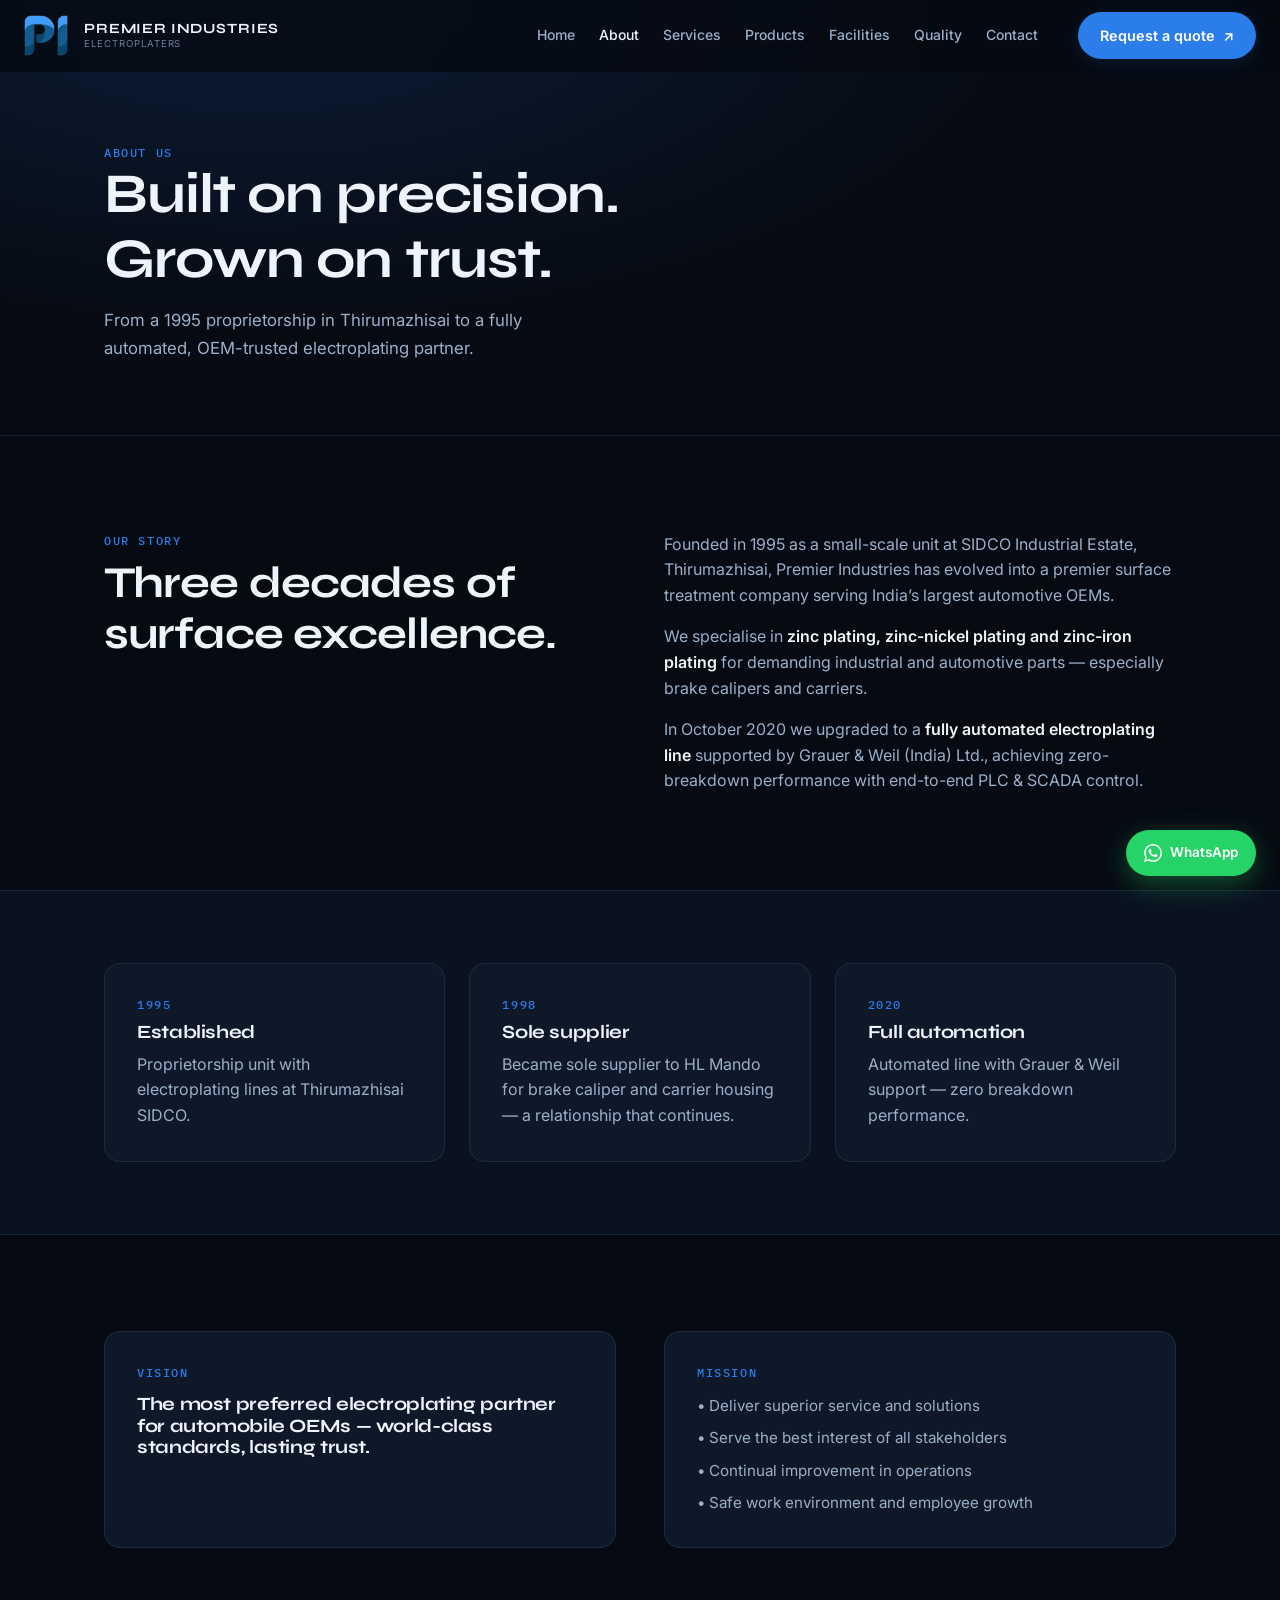
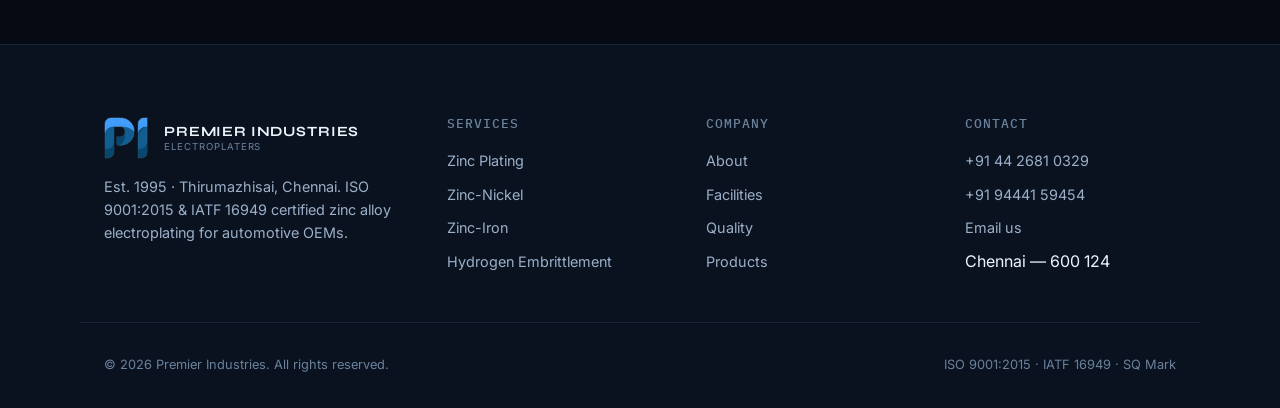
<file: about.html>
<!doctype html>
<html lang="en">
<head>
<meta charset="utf-8">
<meta name="viewport" content="width=device-width, initial-scale=1">
<meta name="theme-color" content="#060a12">
<link rel="preconnect" href="https://fonts.googleapis.com">
<link rel="preconnect" href="https://fonts.gstatic.com" crossorigin>
<link href="https://fonts.googleapis.com/css2?family=IBM+Plex+Mono:wght@400;500&family=Inter:wght@400;500;600;700&family=Syne:wght@600;700;800&display=swap" rel="stylesheet">
<link rel="stylesheet" href="css/tokens.css">
<link rel="stylesheet" href="css/base.css">
<link rel="stylesheet" href="css/layout.css">
<link rel="stylesheet" href="css/components.css">

  <meta name="description" content="About Premier Industries — Chennai electroplating since 1995.">
  <title>About | Premier Industries</title>
  
</head>
<body>
<a class="skip-link" href="#main">Skip to content</a>
<header class="site-header" id="top">
  <div class="header__inner">
    <a class="logo" href="index.html" aria-label="Premier Industries home">
      <img class="logo__mark" src="assets/logo-pi-mark.png" width="44" height="42" alt="">
      <span class="logo__type"><strong>PREMIER INDUSTRIES</strong><small>Electroplaters</small></span>
    </a>
    <nav class="site-nav" aria-label="Primary">
      <a href="index.html">Home</a>
      <a href="about.html">About</a>
      <a href="services.html">Services</a>
      <a href="products.html">Products</a>
      <a href="facilities.html">Facilities</a>
      <a href="quality.html">Quality</a>
      <a href="contact.html">Contact</a>
    </nav>
    <a class="btn header-cta" href="contact.html">Request a quote <span aria-hidden="true">↗</span></a>
    <button class="nav-toggle" aria-label="Open menu" aria-expanded="false" aria-controls="mobile-menu">
      <span></span><span></span><span></span>
    </button>
  </div>
</header>
<div class="nav-sheet" id="mobile-menu" aria-hidden="true">
  <nav aria-label="Mobile">
    <a href="index.html">Home</a>
    <a href="about.html">About</a>
    <a href="services.html">Services</a>
    <a href="products.html">Products</a>
    <a href="facilities.html">Facilities</a>
    <a href="quality.html">Quality</a>
    <a href="contact.html">Contact</a>
  </nav>
</div>

<main id="main">

<section class="page-hero">
  <div class="container" data-reveal>
    <p class="kicker">About us</p>
    <h1>Built on precision.<br>Grown on trust.</h1>
    <p class="section-lead">From a 1995 proprietorship in Thirumazhisai to a fully automated, OEM-trusted electroplating partner.</p>
  </div>
</section>
<section class="section">
  <div class="container grid-2">
    <div data-reveal>
      <p class="kicker">Our story</p>
      <h2 class="section-title">Three decades of surface excellence.</h2>
    </div>
    <div data-reveal>
      <p style="margin-bottom:1rem">Founded in 1995 as a small-scale unit at SIDCO Industrial Estate, Thirumazhisai, Premier Industries has evolved into a premier surface treatment company serving India’s largest automotive OEMs.</p>
      <p style="margin-bottom:1rem">We specialise in <strong>zinc plating, zinc-nickel plating and zinc-iron plating</strong> for demanding industrial and automotive parts — especially brake calipers and carriers.</p>
      <p>In October 2020 we upgraded to a <strong>fully automated electroplating line</strong> supported by Grauer & Weil (India) Ltd., achieving zero-breakdown performance with end-to-end PLC & SCADA control.</p>
    </div>
  </div>
</section>
<section class="section section--tight" style="background:var(--bg-elevated);border-block:1px solid var(--border)">
  <div class="container">
    <div class="grid-3">
      <article class="card" data-reveal>
        <p class="kicker">1995</p>
        <h3 style="margin:0.5rem 0">Established</h3>
        <p>Proprietorship unit with electroplating lines at Thirumazhisai SIDCO.</p>
      </article>
      <article class="card" data-reveal>
        <p class="kicker">1998</p>
        <h3 style="margin:0.5rem 0">Sole supplier</h3>
        <p>Became sole supplier to HL Mando for brake caliper and carrier housing — a relationship that continues.</p>
      </article>
      <article class="card" data-reveal>
        <p class="kicker">2020</p>
        <h3 style="margin:0.5rem 0">Full automation</h3>
        <p>Automated line with Grauer & Weil support — zero breakdown performance.</p>
      </article>
    </div>
  </div>
</section>
<section class="section">
  <div class="container grid-2">
    <article class="card" data-reveal>
      <p class="kicker">Vision</p>
      <h3 style="margin:0.75rem 0 1rem">The most preferred electroplating partner for automobile OEMs — world-class standards, lasting trust.</h3>
    </article>
    <article class="card" data-reveal>
      <p class="kicker">Mission</p>
      <ul style="margin-top:0.75rem;display:flex;flex-direction:column;gap:8px">
        <li style="color:var(--text-muted);font-size:0.95rem">• Deliver superior service and solutions</li>
        <li style="color:var(--text-muted);font-size:0.95rem">• Serve the best interest of all stakeholders</li>
        <li style="color:var(--text-muted);font-size:0.95rem">• Continual improvement in operations</li>
        <li style="color:var(--text-muted);font-size:0.95rem">• Safe work environment and employee growth</li>
      </ul>
    </article>
  </div>
</section>

</main>
<footer class="footer">
  <div class="container footer__grid">
    <div class="footer__brand">
      <a class="logo" href="index.html">
        <img class="logo__mark" src="assets/logo-pi-mark.png" width="44" height="42" alt="">
        <span class="logo__type"><strong>PREMIER INDUSTRIES</strong><small>Electroplaters</small></span>
      </a>
      <p>Est. 1995 · Thirumazhisai, Chennai. ISO 9001:2015 & IATF 16949 certified zinc alloy electroplating for automotive OEMs.</p>
    </div>
    <div class="footer__col">
      <h3>Services</h3>
      <ul>
        <li><a href="services.html">Zinc Plating</a></li>
        <li><a href="services.html">Zinc-Nickel</a></li>
        <li><a href="services.html">Zinc-Iron</a></li>
        <li><a href="services.html">Hydrogen Embrittlement</a></li>
      </ul>
    </div>
    <div class="footer__col">
      <h3>Company</h3>
      <ul>
        <li><a href="about.html">About</a></li>
        <li><a href="facilities.html">Facilities</a></li>
        <li><a href="quality.html">Quality</a></li>
        <li><a href="products.html">Products</a></li>
      </ul>
    </div>
    <div class="footer__col">
      <h3>Contact</h3>
      <ul>
        <li><a href="tel:+914426810329">+91 44 2681 0329</a></li>
        <li><a href="tel:+919444159454">+91 94441 59454</a></li>
        <li><a href="mailto:premierindustries171@gmail.com">Email us</a></li>
        <li>Chennai — 600 124</li>
      </ul>
    </div>
  </div>
  <div class="container footer__bottom">
    <span>© 2026 Premier Industries. All rights reserved.</span>
    <span>ISO 9001:2015 · IATF 16949 · SQ Mark</span>
  </div>
</footer>
<a class="back-to-top" href="#top" aria-label="Back to top">↑</a>
<a class="wa-fab" href="https://wa.me/919600166883" target="_blank" rel="noopener" aria-label="WhatsApp">
  <svg width="18" height="18" viewBox="0 0 24 24" fill="currentColor"><path d="M17.472 14.382c-.297-.149-1.758-.867-2.03-.967-.273-.099-.471-.148-.67.15-.197.297-.767.966-.94 1.164-.173.199-.347.223-.644.075-.297-.15-1.255-.463-2.39-1.475-.883-.788-1.48-1.761-1.653-2.059-.173-.297-.018-.458.13-.606.134-.133.298-.347.446-.52.149-.174.198-.298.298-.497.099-.198.05-.371-.025-.52-.075-.149-.669-1.612-.916-2.207-.242-.579-.487-.5-.669-.51-.173-.008-.371-.01-.57-.01-.198 0-.52.074-.792.372-.272.297-1.04 1.016-1.04 2.479 0 1.462 1.065 2.875 1.213 3.074.149.198 2.096 3.2 5.077 4.487.709.306 1.262.489 1.694.625.712.227 1.36.195 1.871.118.571-.085 1.758-.719 2.006-1.413.248-.694.248-1.289.173-1.413-.074-.124-.272-.198-.57-.347m-5.421 7.403h-.004a9.87 9.87 0 01-5.031-1.378l-.361-.214-3.741.982.998-3.648-.235-.374a9.86 9.86 0 01-1.51-5.26c.001-5.45 4.436-9.884 9.888-9.884 2.64 0 5.122 1.03 6.988 2.898a9.825 9.825 0 012.893 6.994c-.003 5.45-4.437 9.884-9.885 9.884m8.413-18.297A11.815 11.815 0 0012.05 0C5.495 0 .16 5.335.157 11.892c0 2.096.547 4.142 1.588 5.945L.057 24l6.305-1.654a11.882 11.882 0 005.683 1.448h.005c6.554 0 11.89-5.335 11.893-11.893a11.821 11.821 0 00-3.48-8.413z"/></svg>
  WhatsApp
</a>

<script src="js/site.js"></script>

</body>
</html>
</file>
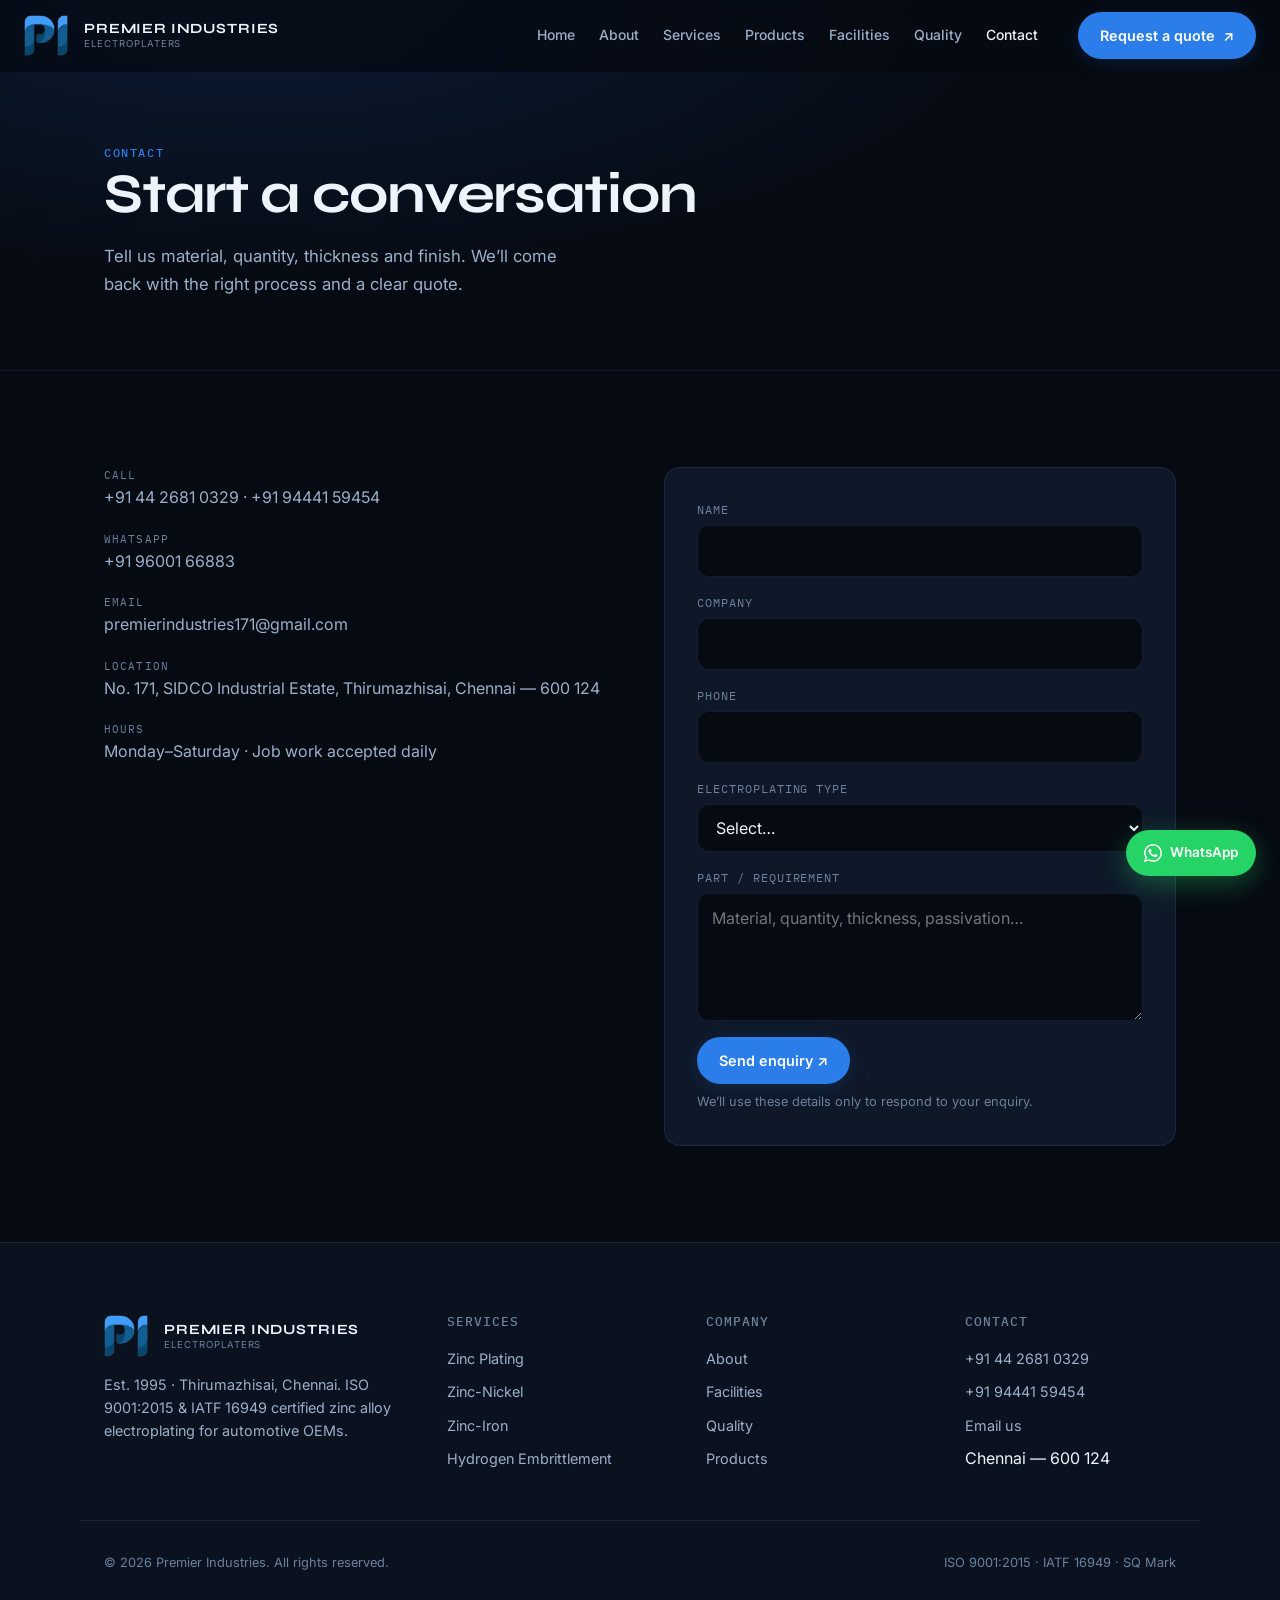
<file: contact.html>
<!doctype html>
<html lang="en">
<head>
<meta charset="utf-8">
<meta name="viewport" content="width=device-width, initial-scale=1">
<meta name="theme-color" content="#060a12">
<link rel="preconnect" href="https://fonts.googleapis.com">
<link rel="preconnect" href="https://fonts.gstatic.com" crossorigin>
<link href="https://fonts.googleapis.com/css2?family=IBM+Plex+Mono:wght@400;500&family=Inter:wght@400;500;600;700&family=Syne:wght@600;700;800&display=swap" rel="stylesheet">
<link rel="stylesheet" href="css/tokens.css">
<link rel="stylesheet" href="css/base.css">
<link rel="stylesheet" href="css/layout.css">
<link rel="stylesheet" href="css/components.css">

  <meta name="description" content="Contact Premier Industries, Thirumazhisai Chennai.">
  <title>Contact | Premier Industries</title>
  
</head>
<body>
<a class="skip-link" href="#main">Skip to content</a>
<header class="site-header" id="top">
  <div class="header__inner">
    <a class="logo" href="index.html" aria-label="Premier Industries home">
      <img class="logo__mark" src="assets/logo-pi-mark.png" width="44" height="42" alt="">
      <span class="logo__type"><strong>PREMIER INDUSTRIES</strong><small>Electroplaters</small></span>
    </a>
    <nav class="site-nav" aria-label="Primary">
      <a href="index.html">Home</a>
      <a href="about.html">About</a>
      <a href="services.html">Services</a>
      <a href="products.html">Products</a>
      <a href="facilities.html">Facilities</a>
      <a href="quality.html">Quality</a>
      <a href="contact.html">Contact</a>
    </nav>
    <a class="btn header-cta" href="contact.html">Request a quote <span aria-hidden="true">↗</span></a>
    <button class="nav-toggle" aria-label="Open menu" aria-expanded="false" aria-controls="mobile-menu">
      <span></span><span></span><span></span>
    </button>
  </div>
</header>
<div class="nav-sheet" id="mobile-menu" aria-hidden="true">
  <nav aria-label="Mobile">
    <a href="index.html">Home</a>
    <a href="about.html">About</a>
    <a href="services.html">Services</a>
    <a href="products.html">Products</a>
    <a href="facilities.html">Facilities</a>
    <a href="quality.html">Quality</a>
    <a href="contact.html">Contact</a>
  </nav>
</div>

<main id="main">

<section class="page-hero">
  <div class="container" data-reveal>
    <p class="kicker">Contact</p>
    <h1>Start a conversation</h1>
    <p class="section-lead">Tell us material, quantity, thickness and finish. We’ll come back with the right process and a clear quote.</p>
  </div>
</section>
<section class="section">
  <div class="container grid-2">
    <div data-reveal>
      <div style="display:flex;flex-direction:column;gap:1.25rem">
        <p><span style="display:block;font-family:var(--font-mono);font-size:0.7rem;letter-spacing:0.1em;color:var(--text-dim)">CALL</span>
          <a href="tel:+914426810329">+91 44 2681 0329</a> · <a href="tel:+919444159454">+91 94441 59454</a></p>
        <p><span style="display:block;font-family:var(--font-mono);font-size:0.7rem;letter-spacing:0.1em;color:var(--text-dim)">WHATSAPP</span>
          <a href="https://wa.me/919600166883">+91 96001 66883</a></p>
        <p><span style="display:block;font-family:var(--font-mono);font-size:0.7rem;letter-spacing:0.1em;color:var(--text-dim)">EMAIL</span>
          <a href="mailto:premierindustries171@gmail.com">premierindustries171@gmail.com</a></p>
        <p><span style="display:block;font-family:var(--font-mono);font-size:0.7rem;letter-spacing:0.1em;color:var(--text-dim)">LOCATION</span>
          No. 171, SIDCO Industrial Estate, Thirumazhisai, Chennai — 600 124</p>
        <p><span style="display:block;font-family:var(--font-mono);font-size:0.7rem;letter-spacing:0.1em;color:var(--text-dim)">HOURS</span>
          Monday–Saturday · Job work accepted daily</p>
      </div>
    </div>
    <form class="card quote-form" data-reveal>
      <div class="form-field"><label for="name">Name</label><input id="name" name="name" required></div>
      <div class="form-field"><label for="company">Company</label><input id="company" name="company"></div>
      <div class="form-field"><label for="phone">Phone</label><input id="phone" name="phone" type="tel" required></div>
      <div class="form-field"><label for="process">Electroplating type</label>
        <select id="process" name="process">
          <option value="">Select…</option>
          <option>Zinc Plating</option>
          <option>Zinc-Nickel Plating</option>
          <option>Zinc-Iron Plating</option>
          <option>Hydrogen Embrittlement</option>
        </select>
      </div>
      <div class="form-field"><label for="req">Part / requirement</label><textarea id="req" name="req" rows="4" placeholder="Material, quantity, thickness, passivation…"></textarea></div>
      <button class="btn" type="submit">Send enquiry ↗</button>
      <p class="form-note">We’ll use these details only to respond to your enquiry.</p>
    </form>
  </div>
</section>

</main>
<footer class="footer">
  <div class="container footer__grid">
    <div class="footer__brand">
      <a class="logo" href="index.html">
        <img class="logo__mark" src="assets/logo-pi-mark.png" width="44" height="42" alt="">
        <span class="logo__type"><strong>PREMIER INDUSTRIES</strong><small>Electroplaters</small></span>
      </a>
      <p>Est. 1995 · Thirumazhisai, Chennai. ISO 9001:2015 & IATF 16949 certified zinc alloy electroplating for automotive OEMs.</p>
    </div>
    <div class="footer__col">
      <h3>Services</h3>
      <ul>
        <li><a href="services.html">Zinc Plating</a></li>
        <li><a href="services.html">Zinc-Nickel</a></li>
        <li><a href="services.html">Zinc-Iron</a></li>
        <li><a href="services.html">Hydrogen Embrittlement</a></li>
      </ul>
    </div>
    <div class="footer__col">
      <h3>Company</h3>
      <ul>
        <li><a href="about.html">About</a></li>
        <li><a href="facilities.html">Facilities</a></li>
        <li><a href="quality.html">Quality</a></li>
        <li><a href="products.html">Products</a></li>
      </ul>
    </div>
    <div class="footer__col">
      <h3>Contact</h3>
      <ul>
        <li><a href="tel:+914426810329">+91 44 2681 0329</a></li>
        <li><a href="tel:+919444159454">+91 94441 59454</a></li>
        <li><a href="mailto:premierindustries171@gmail.com">Email us</a></li>
        <li>Chennai — 600 124</li>
      </ul>
    </div>
  </div>
  <div class="container footer__bottom">
    <span>© 2026 Premier Industries. All rights reserved.</span>
    <span>ISO 9001:2015 · IATF 16949 · SQ Mark</span>
  </div>
</footer>
<a class="back-to-top" href="#top" aria-label="Back to top">↑</a>
<a class="wa-fab" href="https://wa.me/919600166883" target="_blank" rel="noopener" aria-label="WhatsApp">
  <svg width="18" height="18" viewBox="0 0 24 24" fill="currentColor"><path d="M17.472 14.382c-.297-.149-1.758-.867-2.03-.967-.273-.099-.471-.148-.67.15-.197.297-.767.966-.94 1.164-.173.199-.347.223-.644.075-.297-.15-1.255-.463-2.39-1.475-.883-.788-1.48-1.761-1.653-2.059-.173-.297-.018-.458.13-.606.134-.133.298-.347.446-.52.149-.174.198-.298.298-.497.099-.198.05-.371-.025-.52-.075-.149-.669-1.612-.916-2.207-.242-.579-.487-.5-.669-.51-.173-.008-.371-.01-.57-.01-.198 0-.52.074-.792.372-.272.297-1.04 1.016-1.04 2.479 0 1.462 1.065 2.875 1.213 3.074.149.198 2.096 3.2 5.077 4.487.709.306 1.262.489 1.694.625.712.227 1.36.195 1.871.118.571-.085 1.758-.719 2.006-1.413.248-.694.248-1.289.173-1.413-.074-.124-.272-.198-.57-.347m-5.421 7.403h-.004a9.87 9.87 0 01-5.031-1.378l-.361-.214-3.741.982.998-3.648-.235-.374a9.86 9.86 0 01-1.51-5.26c.001-5.45 4.436-9.884 9.888-9.884 2.64 0 5.122 1.03 6.988 2.898a9.825 9.825 0 012.893 6.994c-.003 5.45-4.437 9.884-9.885 9.884m8.413-18.297A11.815 11.815 0 0012.05 0C5.495 0 .16 5.335.157 11.892c0 2.096.547 4.142 1.588 5.945L.057 24l6.305-1.654a11.882 11.882 0 005.683 1.448h.005c6.554 0 11.89-5.335 11.893-11.893a11.821 11.821 0 00-3.48-8.413z"/></svg>
  WhatsApp
</a>

<script src="js/site.js"></script>

</body>
</html>
</file>
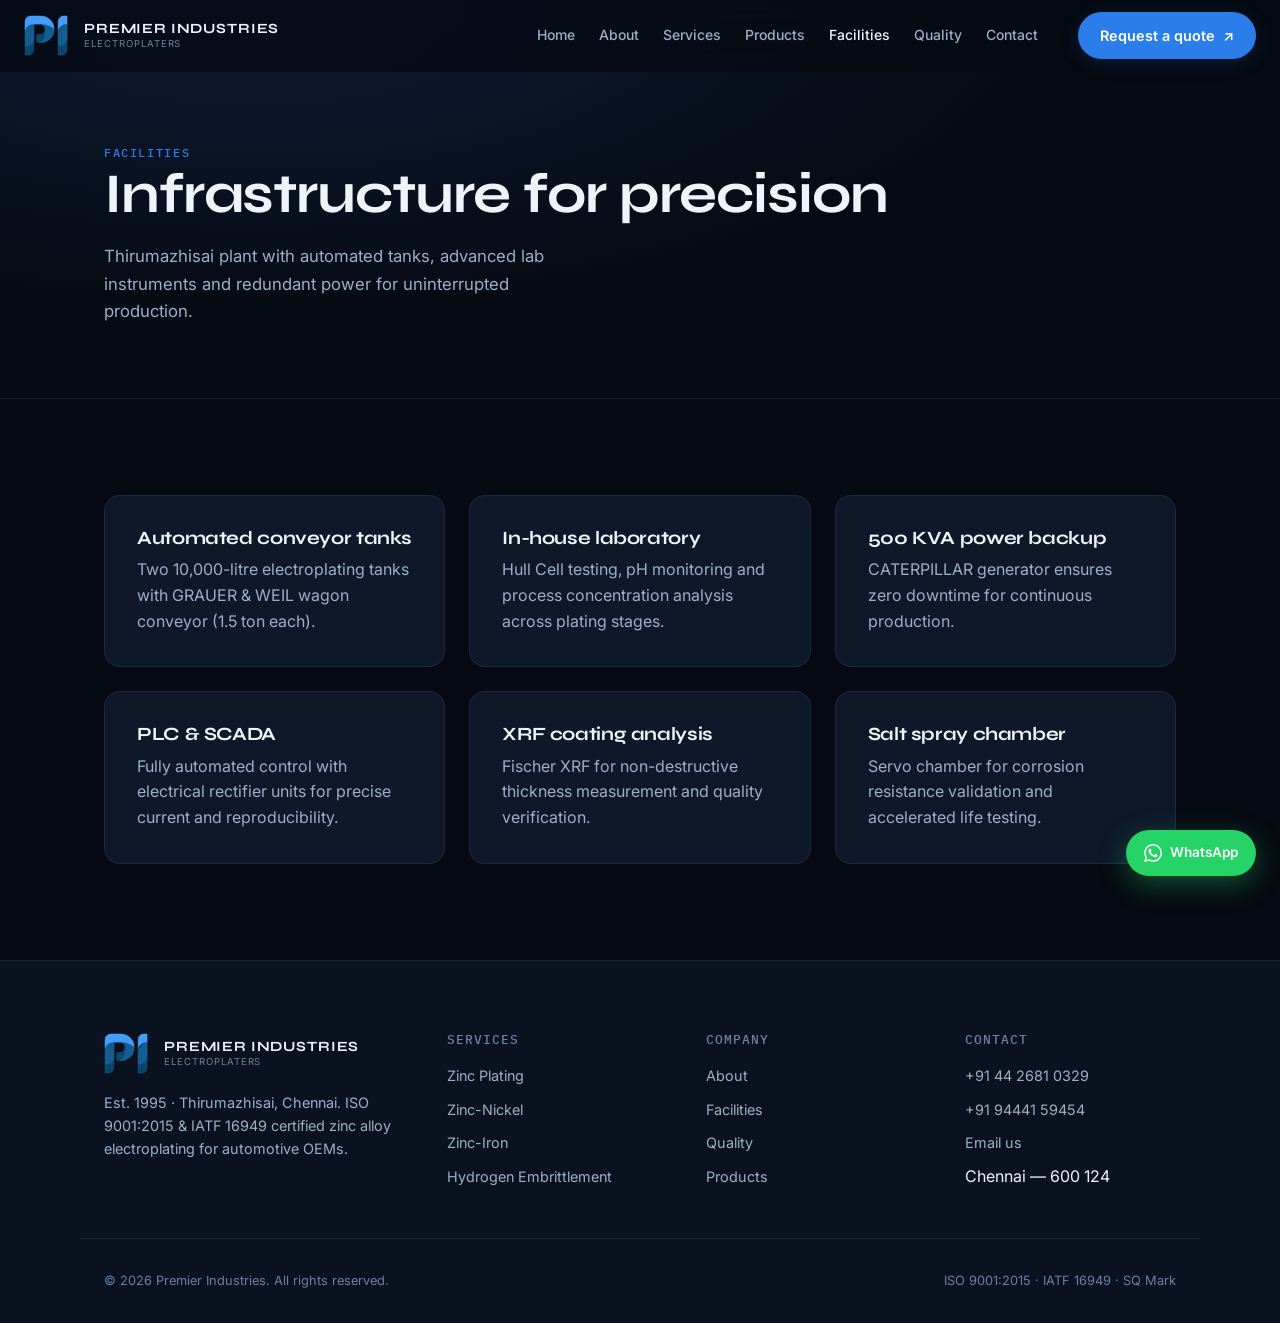
<file: facilities.html>
<!doctype html>
<html lang="en">
<head>
<meta charset="utf-8">
<meta name="viewport" content="width=device-width, initial-scale=1">
<meta name="theme-color" content="#060a12">
<link rel="preconnect" href="https://fonts.googleapis.com">
<link rel="preconnect" href="https://fonts.gstatic.com" crossorigin>
<link href="https://fonts.googleapis.com/css2?family=IBM+Plex+Mono:wght@400;500&family=Inter:wght@400;500;600;700&family=Syne:wght@600;700;800&display=swap" rel="stylesheet">
<link rel="stylesheet" href="css/tokens.css">
<link rel="stylesheet" href="css/base.css">
<link rel="stylesheet" href="css/layout.css">
<link rel="stylesheet" href="css/components.css">

  <meta name="description" content="Automated electroplating plant and laboratory, Chennai.">
  <title>Facilities | Premier Industries</title>
  
</head>
<body>
<a class="skip-link" href="#main">Skip to content</a>
<header class="site-header" id="top">
  <div class="header__inner">
    <a class="logo" href="index.html" aria-label="Premier Industries home">
      <img class="logo__mark" src="assets/logo-pi-mark.png" width="44" height="42" alt="">
      <span class="logo__type"><strong>PREMIER INDUSTRIES</strong><small>Electroplaters</small></span>
    </a>
    <nav class="site-nav" aria-label="Primary">
      <a href="index.html">Home</a>
      <a href="about.html">About</a>
      <a href="services.html">Services</a>
      <a href="products.html">Products</a>
      <a href="facilities.html">Facilities</a>
      <a href="quality.html">Quality</a>
      <a href="contact.html">Contact</a>
    </nav>
    <a class="btn header-cta" href="contact.html">Request a quote <span aria-hidden="true">↗</span></a>
    <button class="nav-toggle" aria-label="Open menu" aria-expanded="false" aria-controls="mobile-menu">
      <span></span><span></span><span></span>
    </button>
  </div>
</header>
<div class="nav-sheet" id="mobile-menu" aria-hidden="true">
  <nav aria-label="Mobile">
    <a href="index.html">Home</a>
    <a href="about.html">About</a>
    <a href="services.html">Services</a>
    <a href="products.html">Products</a>
    <a href="facilities.html">Facilities</a>
    <a href="quality.html">Quality</a>
    <a href="contact.html">Contact</a>
  </nav>
</div>

<main id="main">

<section class="page-hero">
  <div class="container" data-reveal>
    <p class="kicker">Facilities</p>
    <h1>Infrastructure for precision</h1>
    <p class="section-lead">Thirumazhisai plant with automated tanks, advanced lab instruments and redundant power for uninterrupted production.</p>
  </div>
</section>
<section class="section">
  <div class="container grid-3">
    <article class="card" data-reveal>
      <h3 style="margin-bottom:0.5rem">Automated conveyor tanks</h3>
      <p>Two 10,000-litre electroplating tanks with GRAUER & WEIL wagon conveyor (1.5 ton each).</p>
    </article>
    <article class="card" data-reveal>
      <h3 style="margin-bottom:0.5rem">In-house laboratory</h3>
      <p>Hull Cell testing, pH monitoring and process concentration analysis across plating stages.</p>
    </article>
    <article class="card" data-reveal>
      <h3 style="margin-bottom:0.5rem">500 KVA power backup</h3>
      <p>CATERPILLAR generator ensures zero downtime for continuous production.</p>
    </article>
    <article class="card" data-reveal>
      <h3 style="margin-bottom:0.5rem">PLC & SCADA</h3>
      <p>Fully automated control with electrical rectifier units for precise current and reproducibility.</p>
    </article>
    <article class="card" data-reveal>
      <h3 style="margin-bottom:0.5rem">XRF coating analysis</h3>
      <p>Fischer XRF for non-destructive thickness measurement and quality verification.</p>
    </article>
    <article class="card" data-reveal>
      <h3 style="margin-bottom:0.5rem">Salt spray chamber</h3>
      <p>Servo chamber for corrosion resistance validation and accelerated life testing.</p>
    </article>
  </div>
</section>

</main>
<footer class="footer">
  <div class="container footer__grid">
    <div class="footer__brand">
      <a class="logo" href="index.html">
        <img class="logo__mark" src="assets/logo-pi-mark.png" width="44" height="42" alt="">
        <span class="logo__type"><strong>PREMIER INDUSTRIES</strong><small>Electroplaters</small></span>
      </a>
      <p>Est. 1995 · Thirumazhisai, Chennai. ISO 9001:2015 & IATF 16949 certified zinc alloy electroplating for automotive OEMs.</p>
    </div>
    <div class="footer__col">
      <h3>Services</h3>
      <ul>
        <li><a href="services.html">Zinc Plating</a></li>
        <li><a href="services.html">Zinc-Nickel</a></li>
        <li><a href="services.html">Zinc-Iron</a></li>
        <li><a href="services.html">Hydrogen Embrittlement</a></li>
      </ul>
    </div>
    <div class="footer__col">
      <h3>Company</h3>
      <ul>
        <li><a href="about.html">About</a></li>
        <li><a href="facilities.html">Facilities</a></li>
        <li><a href="quality.html">Quality</a></li>
        <li><a href="products.html">Products</a></li>
      </ul>
    </div>
    <div class="footer__col">
      <h3>Contact</h3>
      <ul>
        <li><a href="tel:+914426810329">+91 44 2681 0329</a></li>
        <li><a href="tel:+919444159454">+91 94441 59454</a></li>
        <li><a href="mailto:premierindustries171@gmail.com">Email us</a></li>
        <li>Chennai — 600 124</li>
      </ul>
    </div>
  </div>
  <div class="container footer__bottom">
    <span>© 2026 Premier Industries. All rights reserved.</span>
    <span>ISO 9001:2015 · IATF 16949 · SQ Mark</span>
  </div>
</footer>
<a class="back-to-top" href="#top" aria-label="Back to top">↑</a>
<a class="wa-fab" href="https://wa.me/919600166883" target="_blank" rel="noopener" aria-label="WhatsApp">
  <svg width="18" height="18" viewBox="0 0 24 24" fill="currentColor"><path d="M17.472 14.382c-.297-.149-1.758-.867-2.03-.967-.273-.099-.471-.148-.67.15-.197.297-.767.966-.94 1.164-.173.199-.347.223-.644.075-.297-.15-1.255-.463-2.39-1.475-.883-.788-1.48-1.761-1.653-2.059-.173-.297-.018-.458.13-.606.134-.133.298-.347.446-.52.149-.174.198-.298.298-.497.099-.198.05-.371-.025-.52-.075-.149-.669-1.612-.916-2.207-.242-.579-.487-.5-.669-.51-.173-.008-.371-.01-.57-.01-.198 0-.52.074-.792.372-.272.297-1.04 1.016-1.04 2.479 0 1.462 1.065 2.875 1.213 3.074.149.198 2.096 3.2 5.077 4.487.709.306 1.262.489 1.694.625.712.227 1.36.195 1.871.118.571-.085 1.758-.719 2.006-1.413.248-.694.248-1.289.173-1.413-.074-.124-.272-.198-.57-.347m-5.421 7.403h-.004a9.87 9.87 0 01-5.031-1.378l-.361-.214-3.741.982.998-3.648-.235-.374a9.86 9.86 0 01-1.51-5.26c.001-5.45 4.436-9.884 9.888-9.884 2.64 0 5.122 1.03 6.988 2.898a9.825 9.825 0 012.893 6.994c-.003 5.45-4.437 9.884-9.885 9.884m8.413-18.297A11.815 11.815 0 0012.05 0C5.495 0 .16 5.335.157 11.892c0 2.096.547 4.142 1.588 5.945L.057 24l6.305-1.654a11.882 11.882 0 005.683 1.448h.005c6.554 0 11.89-5.335 11.893-11.893a11.821 11.821 0 00-3.48-8.413z"/></svg>
  WhatsApp
</a>

<script src="js/site.js"></script>

</body>
</html>
</file>
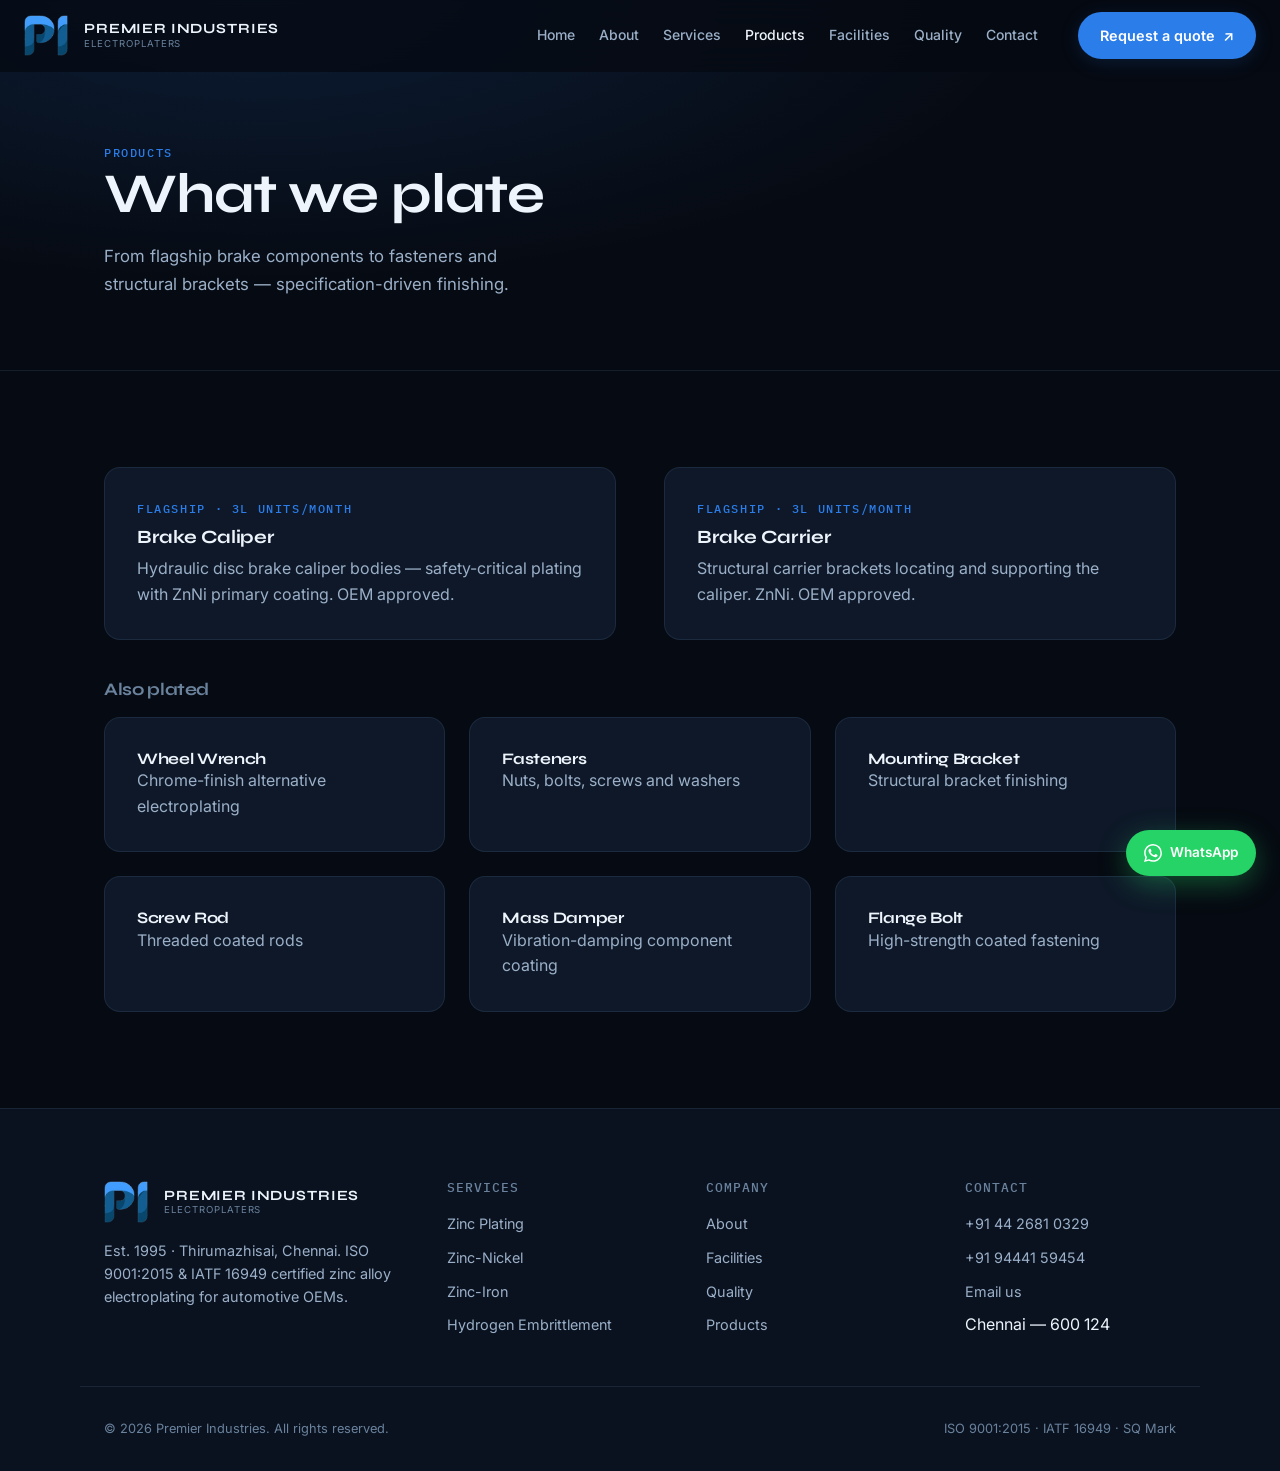
<file: products.html>
<!doctype html>
<html lang="en">
<head>
<meta charset="utf-8">
<meta name="viewport" content="width=device-width, initial-scale=1">
<meta name="theme-color" content="#060a12">
<link rel="preconnect" href="https://fonts.googleapis.com">
<link rel="preconnect" href="https://fonts.gstatic.com" crossorigin>
<link href="https://fonts.googleapis.com/css2?family=IBM+Plex+Mono:wght@400;500&family=Inter:wght@400;500;600;700&family=Syne:wght@600;700;800&display=swap" rel="stylesheet">
<link rel="stylesheet" href="css/tokens.css">
<link rel="stylesheet" href="css/base.css">
<link rel="stylesheet" href="css/layout.css">
<link rel="stylesheet" href="css/components.css">

  <meta name="description" content="Brake calipers, carriers and precision automotive components.">
  <title>Products | Premier Industries</title>
  
</head>
<body>
<a class="skip-link" href="#main">Skip to content</a>
<header class="site-header" id="top">
  <div class="header__inner">
    <a class="logo" href="index.html" aria-label="Premier Industries home">
      <img class="logo__mark" src="assets/logo-pi-mark.png" width="44" height="42" alt="">
      <span class="logo__type"><strong>PREMIER INDUSTRIES</strong><small>Electroplaters</small></span>
    </a>
    <nav class="site-nav" aria-label="Primary">
      <a href="index.html">Home</a>
      <a href="about.html">About</a>
      <a href="services.html">Services</a>
      <a href="products.html">Products</a>
      <a href="facilities.html">Facilities</a>
      <a href="quality.html">Quality</a>
      <a href="contact.html">Contact</a>
    </nav>
    <a class="btn header-cta" href="contact.html">Request a quote <span aria-hidden="true">↗</span></a>
    <button class="nav-toggle" aria-label="Open menu" aria-expanded="false" aria-controls="mobile-menu">
      <span></span><span></span><span></span>
    </button>
  </div>
</header>
<div class="nav-sheet" id="mobile-menu" aria-hidden="true">
  <nav aria-label="Mobile">
    <a href="index.html">Home</a>
    <a href="about.html">About</a>
    <a href="services.html">Services</a>
    <a href="products.html">Products</a>
    <a href="facilities.html">Facilities</a>
    <a href="quality.html">Quality</a>
    <a href="contact.html">Contact</a>
  </nav>
</div>

<main id="main">

<section class="page-hero">
  <div class="container" data-reveal>
    <p class="kicker">Products</p>
    <h1>What we plate</h1>
    <p class="section-lead">From flagship brake components to fasteners and structural brackets — specification-driven finishing.</p>
  </div>
</section>
<section class="section">
  <div class="container">
    <div class="grid-2">
      <article class="card" data-reveal>
        <p class="kicker">FLAGSHIP · 3L units/month</p>
        <h3 style="margin:0.5rem 0">Brake Caliper</h3>
        <p>Hydraulic disc brake caliper bodies — safety-critical plating with ZnNi primary coating. OEM approved.</p>
      </article>
      <article class="card" data-reveal>
        <p class="kicker">FLAGSHIP · 3L units/month</p>
        <h3 style="margin:0.5rem 0">Brake Carrier</h3>
        <p>Structural carrier brackets locating and supporting the caliper. ZnNi. OEM approved.</p>
      </article>
    </div>
    <h3 class="sub-heading" style="margin:2.5rem 0 1rem;font-size:1.1rem;color:var(--text-dim)" data-reveal>Also plated</h3>
    <div class="grid-3">
      <article class="card" data-reveal><h4>Wheel Wrench</h4><p>Chrome-finish alternative electroplating</p></article>
      <article class="card" data-reveal><h4>Fasteners</h4><p>Nuts, bolts, screws and washers</p></article>
      <article class="card" data-reveal><h4>Mounting Bracket</h4><p>Structural bracket finishing</p></article>
      <article class="card" data-reveal><h4>Screw Rod</h4><p>Threaded coated rods</p></article>
      <article class="card" data-reveal><h4>Mass Damper</h4><p>Vibration-damping component coating</p></article>
      <article class="card" data-reveal><h4>Flange Bolt</h4><p>High-strength coated fastening</p></article>
    </div>
  </div>
</section>

</main>
<footer class="footer">
  <div class="container footer__grid">
    <div class="footer__brand">
      <a class="logo" href="index.html">
        <img class="logo__mark" src="assets/logo-pi-mark.png" width="44" height="42" alt="">
        <span class="logo__type"><strong>PREMIER INDUSTRIES</strong><small>Electroplaters</small></span>
      </a>
      <p>Est. 1995 · Thirumazhisai, Chennai. ISO 9001:2015 & IATF 16949 certified zinc alloy electroplating for automotive OEMs.</p>
    </div>
    <div class="footer__col">
      <h3>Services</h3>
      <ul>
        <li><a href="services.html">Zinc Plating</a></li>
        <li><a href="services.html">Zinc-Nickel</a></li>
        <li><a href="services.html">Zinc-Iron</a></li>
        <li><a href="services.html">Hydrogen Embrittlement</a></li>
      </ul>
    </div>
    <div class="footer__col">
      <h3>Company</h3>
      <ul>
        <li><a href="about.html">About</a></li>
        <li><a href="facilities.html">Facilities</a></li>
        <li><a href="quality.html">Quality</a></li>
        <li><a href="products.html">Products</a></li>
      </ul>
    </div>
    <div class="footer__col">
      <h3>Contact</h3>
      <ul>
        <li><a href="tel:+914426810329">+91 44 2681 0329</a></li>
        <li><a href="tel:+919444159454">+91 94441 59454</a></li>
        <li><a href="mailto:premierindustries171@gmail.com">Email us</a></li>
        <li>Chennai — 600 124</li>
      </ul>
    </div>
  </div>
  <div class="container footer__bottom">
    <span>© 2026 Premier Industries. All rights reserved.</span>
    <span>ISO 9001:2015 · IATF 16949 · SQ Mark</span>
  </div>
</footer>
<a class="back-to-top" href="#top" aria-label="Back to top">↑</a>
<a class="wa-fab" href="https://wa.me/919600166883" target="_blank" rel="noopener" aria-label="WhatsApp">
  <svg width="18" height="18" viewBox="0 0 24 24" fill="currentColor"><path d="M17.472 14.382c-.297-.149-1.758-.867-2.03-.967-.273-.099-.471-.148-.67.15-.197.297-.767.966-.94 1.164-.173.199-.347.223-.644.075-.297-.15-1.255-.463-2.39-1.475-.883-.788-1.48-1.761-1.653-2.059-.173-.297-.018-.458.13-.606.134-.133.298-.347.446-.52.149-.174.198-.298.298-.497.099-.198.05-.371-.025-.52-.075-.149-.669-1.612-.916-2.207-.242-.579-.487-.5-.669-.51-.173-.008-.371-.01-.57-.01-.198 0-.52.074-.792.372-.272.297-1.04 1.016-1.04 2.479 0 1.462 1.065 2.875 1.213 3.074.149.198 2.096 3.2 5.077 4.487.709.306 1.262.489 1.694.625.712.227 1.36.195 1.871.118.571-.085 1.758-.719 2.006-1.413.248-.694.248-1.289.173-1.413-.074-.124-.272-.198-.57-.347m-5.421 7.403h-.004a9.87 9.87 0 01-5.031-1.378l-.361-.214-3.741.982.998-3.648-.235-.374a9.86 9.86 0 01-1.51-5.26c.001-5.45 4.436-9.884 9.888-9.884 2.64 0 5.122 1.03 6.988 2.898a9.825 9.825 0 012.893 6.994c-.003 5.45-4.437 9.884-9.885 9.884m8.413-18.297A11.815 11.815 0 0012.05 0C5.495 0 .16 5.335.157 11.892c0 2.096.547 4.142 1.588 5.945L.057 24l6.305-1.654a11.882 11.882 0 005.683 1.448h.005c6.554 0 11.89-5.335 11.893-11.893a11.821 11.821 0 00-3.48-8.413z"/></svg>
  WhatsApp
</a>

<script src="js/site.js"></script>

</body>
</html>
</file>
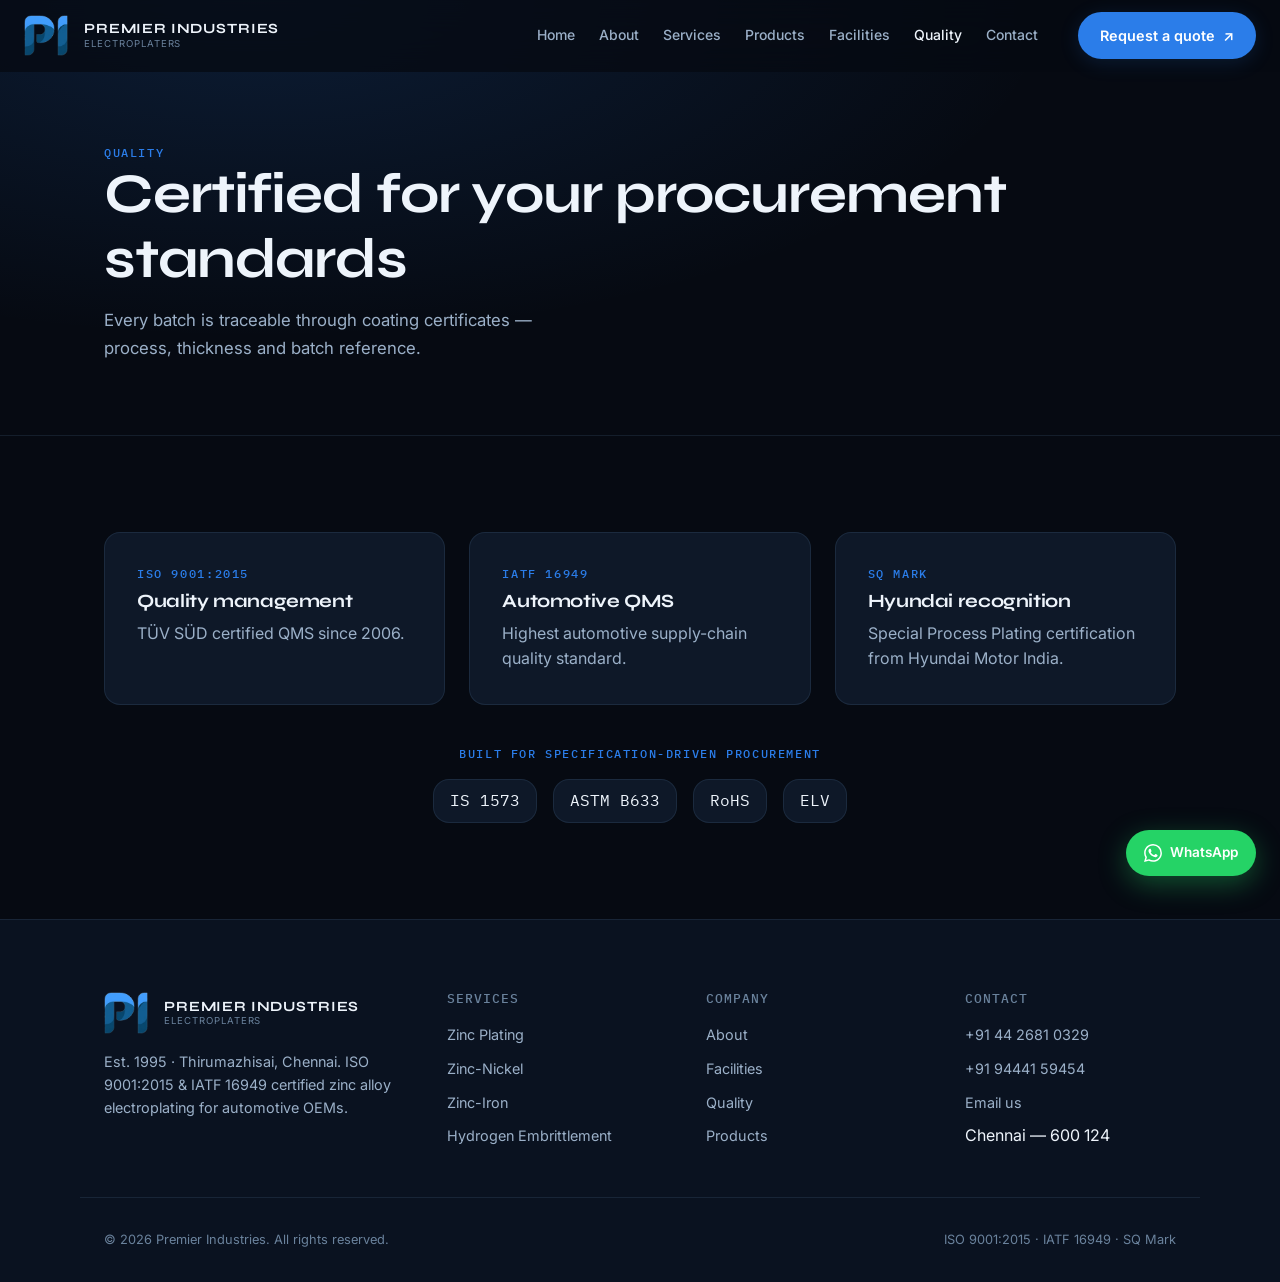
<file: quality.html>
<!doctype html>
<html lang="en">
<head>
<meta charset="utf-8">
<meta name="viewport" content="width=device-width, initial-scale=1">
<meta name="theme-color" content="#060a12">
<link rel="preconnect" href="https://fonts.googleapis.com">
<link rel="preconnect" href="https://fonts.gstatic.com" crossorigin>
<link href="https://fonts.googleapis.com/css2?family=IBM+Plex+Mono:wght@400;500&family=Inter:wght@400;500;600;700&family=Syne:wght@600;700;800&display=swap" rel="stylesheet">
<link rel="stylesheet" href="css/tokens.css">
<link rel="stylesheet" href="css/base.css">
<link rel="stylesheet" href="css/layout.css">
<link rel="stylesheet" href="css/components.css">

  <meta name="description" content="ISO 9001, IATF 16949, SQ Mark certifications.">
  <title>Quality | Premier Industries</title>
  
</head>
<body>
<a class="skip-link" href="#main">Skip to content</a>
<header class="site-header" id="top">
  <div class="header__inner">
    <a class="logo" href="index.html" aria-label="Premier Industries home">
      <img class="logo__mark" src="assets/logo-pi-mark.png" width="44" height="42" alt="">
      <span class="logo__type"><strong>PREMIER INDUSTRIES</strong><small>Electroplaters</small></span>
    </a>
    <nav class="site-nav" aria-label="Primary">
      <a href="index.html">Home</a>
      <a href="about.html">About</a>
      <a href="services.html">Services</a>
      <a href="products.html">Products</a>
      <a href="facilities.html">Facilities</a>
      <a href="quality.html">Quality</a>
      <a href="contact.html">Contact</a>
    </nav>
    <a class="btn header-cta" href="contact.html">Request a quote <span aria-hidden="true">↗</span></a>
    <button class="nav-toggle" aria-label="Open menu" aria-expanded="false" aria-controls="mobile-menu">
      <span></span><span></span><span></span>
    </button>
  </div>
</header>
<div class="nav-sheet" id="mobile-menu" aria-hidden="true">
  <nav aria-label="Mobile">
    <a href="index.html">Home</a>
    <a href="about.html">About</a>
    <a href="services.html">Services</a>
    <a href="products.html">Products</a>
    <a href="facilities.html">Facilities</a>
    <a href="quality.html">Quality</a>
    <a href="contact.html">Contact</a>
  </nav>
</div>

<main id="main">

<section class="page-hero">
  <div class="container" data-reveal>
    <p class="kicker">Quality</p>
    <h1>Certified for your procurement standards</h1>
    <p class="section-lead">Every batch is traceable through coating certificates — process, thickness and batch reference.</p>
  </div>
</section>
<section class="section">
  <div class="container grid-3">
    <article class="card" data-reveal>
      <p class="kicker">ISO 9001:2015</p>
      <h3 style="margin:0.5rem 0">Quality management</h3>
      <p>TÜV SÜD certified QMS since 2006.</p>
    </article>
    <article class="card" data-reveal>
      <p class="kicker">IATF 16949</p>
      <h3 style="margin:0.5rem 0">Automotive QMS</h3>
      <p>Highest automotive supply-chain quality standard.</p>
    </article>
    <article class="card" data-reveal>
      <p class="kicker">SQ Mark</p>
      <h3 style="margin:0.5rem 0">Hyundai recognition</h3>
      <p>Special Process Plating certification from Hyundai Motor India.</p>
    </article>
  </div>
  <div class="container" style="margin-top:2.5rem;text-align:center" data-reveal>
    <p class="kicker" style="margin-bottom:1rem">Built for specification-driven procurement</p>
    <div style="display:flex;gap:1rem;justify-content:center;flex-wrap:wrap">
      <span class="card" style="padding:8px 16px;font-family:var(--font-mono)">IS 1573</span>
      <span class="card" style="padding:8px 16px;font-family:var(--font-mono)">ASTM B633</span>
      <span class="card" style="padding:8px 16px;font-family:var(--font-mono)">RoHS</span>
      <span class="card" style="padding:8px 16px;font-family:var(--font-mono)">ELV</span>
    </div>
  </div>
</section>

</main>
<footer class="footer">
  <div class="container footer__grid">
    <div class="footer__brand">
      <a class="logo" href="index.html">
        <img class="logo__mark" src="assets/logo-pi-mark.png" width="44" height="42" alt="">
        <span class="logo__type"><strong>PREMIER INDUSTRIES</strong><small>Electroplaters</small></span>
      </a>
      <p>Est. 1995 · Thirumazhisai, Chennai. ISO 9001:2015 & IATF 16949 certified zinc alloy electroplating for automotive OEMs.</p>
    </div>
    <div class="footer__col">
      <h3>Services</h3>
      <ul>
        <li><a href="services.html">Zinc Plating</a></li>
        <li><a href="services.html">Zinc-Nickel</a></li>
        <li><a href="services.html">Zinc-Iron</a></li>
        <li><a href="services.html">Hydrogen Embrittlement</a></li>
      </ul>
    </div>
    <div class="footer__col">
      <h3>Company</h3>
      <ul>
        <li><a href="about.html">About</a></li>
        <li><a href="facilities.html">Facilities</a></li>
        <li><a href="quality.html">Quality</a></li>
        <li><a href="products.html">Products</a></li>
      </ul>
    </div>
    <div class="footer__col">
      <h3>Contact</h3>
      <ul>
        <li><a href="tel:+914426810329">+91 44 2681 0329</a></li>
        <li><a href="tel:+919444159454">+91 94441 59454</a></li>
        <li><a href="mailto:premierindustries171@gmail.com">Email us</a></li>
        <li>Chennai — 600 124</li>
      </ul>
    </div>
  </div>
  <div class="container footer__bottom">
    <span>© 2026 Premier Industries. All rights reserved.</span>
    <span>ISO 9001:2015 · IATF 16949 · SQ Mark</span>
  </div>
</footer>
<a class="back-to-top" href="#top" aria-label="Back to top">↑</a>
<a class="wa-fab" href="https://wa.me/919600166883" target="_blank" rel="noopener" aria-label="WhatsApp">
  <svg width="18" height="18" viewBox="0 0 24 24" fill="currentColor"><path d="M17.472 14.382c-.297-.149-1.758-.867-2.03-.967-.273-.099-.471-.148-.67.15-.197.297-.767.966-.94 1.164-.173.199-.347.223-.644.075-.297-.15-1.255-.463-2.39-1.475-.883-.788-1.48-1.761-1.653-2.059-.173-.297-.018-.458.13-.606.134-.133.298-.347.446-.52.149-.174.198-.298.298-.497.099-.198.05-.371-.025-.52-.075-.149-.669-1.612-.916-2.207-.242-.579-.487-.5-.669-.51-.173-.008-.371-.01-.57-.01-.198 0-.52.074-.792.372-.272.297-1.04 1.016-1.04 2.479 0 1.462 1.065 2.875 1.213 3.074.149.198 2.096 3.2 5.077 4.487.709.306 1.262.489 1.694.625.712.227 1.36.195 1.871.118.571-.085 1.758-.719 2.006-1.413.248-.694.248-1.289.173-1.413-.074-.124-.272-.198-.57-.347m-5.421 7.403h-.004a9.87 9.87 0 01-5.031-1.378l-.361-.214-3.741.982.998-3.648-.235-.374a9.86 9.86 0 01-1.51-5.26c.001-5.45 4.436-9.884 9.888-9.884 2.64 0 5.122 1.03 6.988 2.898a9.825 9.825 0 012.893 6.994c-.003 5.45-4.437 9.884-9.885 9.884m8.413-18.297A11.815 11.815 0 0012.05 0C5.495 0 .16 5.335.157 11.892c0 2.096.547 4.142 1.588 5.945L.057 24l6.305-1.654a11.882 11.882 0 005.683 1.448h.005c6.554 0 11.89-5.335 11.893-11.893a11.821 11.821 0 00-3.48-8.413z"/></svg>
  WhatsApp
</a>

<script src="js/site.js"></script>

</body>
</html>
</file>
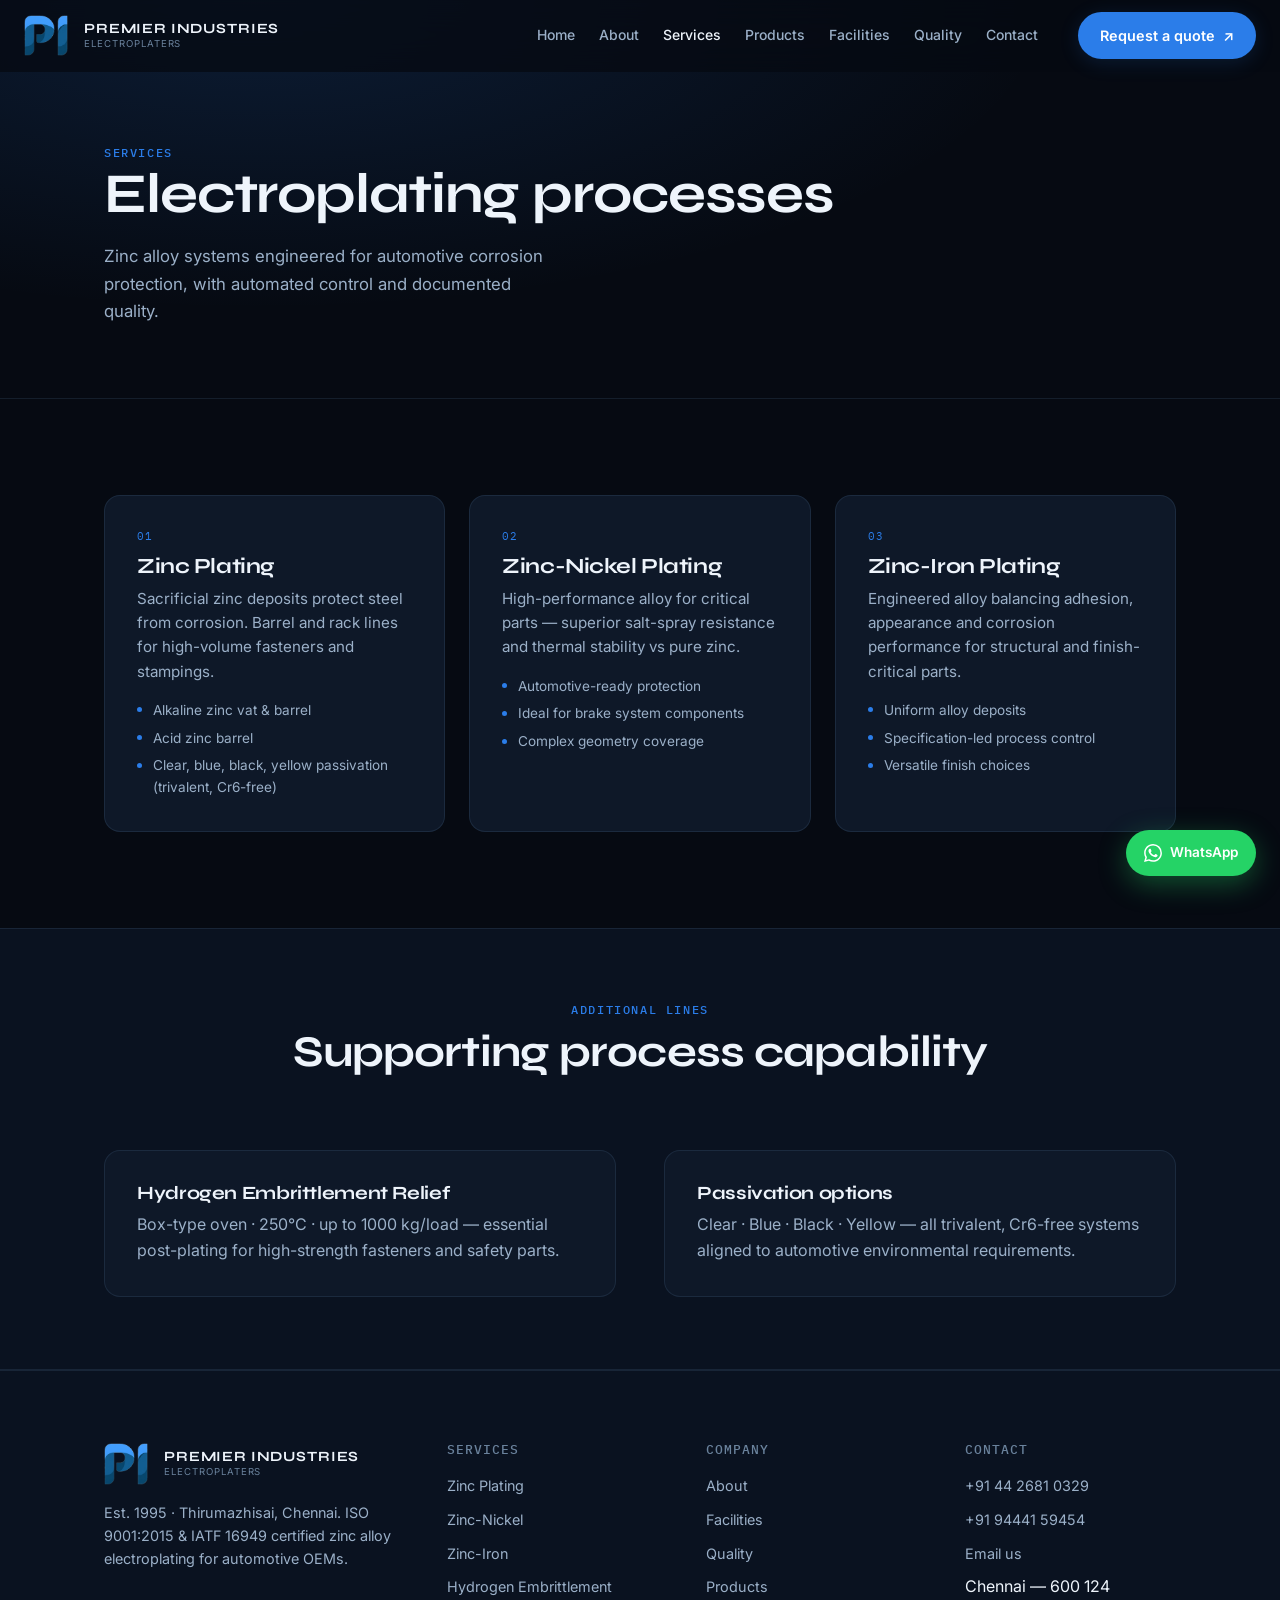
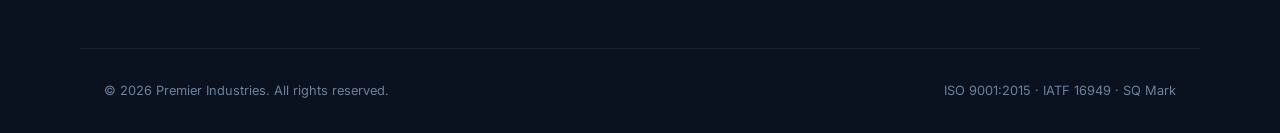
<file: services.html>
<!doctype html>
<html lang="en">
<head>
<meta charset="utf-8">
<meta name="viewport" content="width=device-width, initial-scale=1">
<meta name="theme-color" content="#060a12">
<link rel="preconnect" href="https://fonts.googleapis.com">
<link rel="preconnect" href="https://fonts.gstatic.com" crossorigin>
<link href="https://fonts.googleapis.com/css2?family=IBM+Plex+Mono:wght@400;500&family=Inter:wght@400;500;600;700&family=Syne:wght@600;700;800&display=swap" rel="stylesheet">
<link rel="stylesheet" href="css/tokens.css">
<link rel="stylesheet" href="css/base.css">
<link rel="stylesheet" href="css/layout.css">
<link rel="stylesheet" href="css/components.css">

  <meta name="description" content="Zinc, zinc-nickel, zinc-iron electroplating processes.">
  <title>Services | Premier Industries</title>
  
</head>
<body>
<a class="skip-link" href="#main">Skip to content</a>
<header class="site-header" id="top">
  <div class="header__inner">
    <a class="logo" href="index.html" aria-label="Premier Industries home">
      <img class="logo__mark" src="assets/logo-pi-mark.png" width="44" height="42" alt="">
      <span class="logo__type"><strong>PREMIER INDUSTRIES</strong><small>Electroplaters</small></span>
    </a>
    <nav class="site-nav" aria-label="Primary">
      <a href="index.html">Home</a>
      <a href="about.html">About</a>
      <a href="services.html">Services</a>
      <a href="products.html">Products</a>
      <a href="facilities.html">Facilities</a>
      <a href="quality.html">Quality</a>
      <a href="contact.html">Contact</a>
    </nav>
    <a class="btn header-cta" href="contact.html">Request a quote <span aria-hidden="true">↗</span></a>
    <button class="nav-toggle" aria-label="Open menu" aria-expanded="false" aria-controls="mobile-menu">
      <span></span><span></span><span></span>
    </button>
  </div>
</header>
<div class="nav-sheet" id="mobile-menu" aria-hidden="true">
  <nav aria-label="Mobile">
    <a href="index.html">Home</a>
    <a href="about.html">About</a>
    <a href="services.html">Services</a>
    <a href="products.html">Products</a>
    <a href="facilities.html">Facilities</a>
    <a href="quality.html">Quality</a>
    <a href="contact.html">Contact</a>
  </nav>
</div>

<main id="main">

<section class="page-hero">
  <div class="container" data-reveal>
    <p class="kicker">Services</p>
    <h1>Electroplating processes</h1>
    <p class="section-lead">Zinc alloy systems engineered for automotive corrosion protection, with automated control and documented quality.</p>
  </div>
</section>
<section class="section">
  <div class="container">
    <div class="grid-3">
      <article class="card service-card" data-reveal id="zinc">
        <p class="card-index">01</p>
        <h3>Zinc Plating</h3>
        <p>Sacrificial zinc deposits protect steel from corrosion. Barrel and rack lines for high-volume fasteners and stampings.</p>
        <ul>
          <li>Alkaline zinc vat & barrel</li>
          <li>Acid zinc barrel</li>
          <li>Clear, blue, black, yellow passivation (trivalent, Cr6-free)</li>
        </ul>
      </article>
      <article class="card service-card" data-reveal id="zinc-nickel">
        <p class="card-index">02</p>
        <h3>Zinc-Nickel Plating</h3>
        <p>High-performance alloy for critical parts — superior salt-spray resistance and thermal stability vs pure zinc.</p>
        <ul>
          <li>Automotive-ready protection</li>
          <li>Ideal for brake system components</li>
          <li>Complex geometry coverage</li>
        </ul>
      </article>
      <article class="card service-card" data-reveal id="zinc-iron">
        <p class="card-index">03</p>
        <h3>Zinc-Iron Plating</h3>
        <p>Engineered alloy balancing adhesion, appearance and corrosion performance for structural and finish-critical parts.</p>
        <ul>
          <li>Uniform alloy deposits</li>
          <li>Specification-led process control</li>
          <li>Versatile finish choices</li>
        </ul>
      </article>
    </div>
  </div>
</section>
<section class="section section--tight" style="background:var(--bg-elevated);border-block:1px solid var(--border)">
  <div class="container">
    <header class="section-header" data-reveal>
      <p class="kicker">Additional lines</p>
      <h2 class="section-title">Supporting process capability</h2>
    </header>
    <div class="grid-2">
      <article class="card" data-reveal>
        <h3 style="margin-bottom:0.5rem">Hydrogen Embrittlement Relief</h3>
        <p>Box-type oven · 250°C · up to 1000 kg/load — essential post-plating for high-strength fasteners and safety parts.</p>
      </article>
      <article class="card" data-reveal>
        <h3 style="margin-bottom:0.5rem">Passivation options</h3>
        <p>Clear · Blue · Black · Yellow — all trivalent, Cr6-free systems aligned to automotive environmental requirements.</p>
      </article>
    </div>
  </div>
</section>

</main>
<footer class="footer">
  <div class="container footer__grid">
    <div class="footer__brand">
      <a class="logo" href="index.html">
        <img class="logo__mark" src="assets/logo-pi-mark.png" width="44" height="42" alt="">
        <span class="logo__type"><strong>PREMIER INDUSTRIES</strong><small>Electroplaters</small></span>
      </a>
      <p>Est. 1995 · Thirumazhisai, Chennai. ISO 9001:2015 & IATF 16949 certified zinc alloy electroplating for automotive OEMs.</p>
    </div>
    <div class="footer__col">
      <h3>Services</h3>
      <ul>
        <li><a href="services.html">Zinc Plating</a></li>
        <li><a href="services.html">Zinc-Nickel</a></li>
        <li><a href="services.html">Zinc-Iron</a></li>
        <li><a href="services.html">Hydrogen Embrittlement</a></li>
      </ul>
    </div>
    <div class="footer__col">
      <h3>Company</h3>
      <ul>
        <li><a href="about.html">About</a></li>
        <li><a href="facilities.html">Facilities</a></li>
        <li><a href="quality.html">Quality</a></li>
        <li><a href="products.html">Products</a></li>
      </ul>
    </div>
    <div class="footer__col">
      <h3>Contact</h3>
      <ul>
        <li><a href="tel:+914426810329">+91 44 2681 0329</a></li>
        <li><a href="tel:+919444159454">+91 94441 59454</a></li>
        <li><a href="mailto:premierindustries171@gmail.com">Email us</a></li>
        <li>Chennai — 600 124</li>
      </ul>
    </div>
  </div>
  <div class="container footer__bottom">
    <span>© 2026 Premier Industries. All rights reserved.</span>
    <span>ISO 9001:2015 · IATF 16949 · SQ Mark</span>
  </div>
</footer>
<a class="back-to-top" href="#top" aria-label="Back to top">↑</a>
<a class="wa-fab" href="https://wa.me/919600166883" target="_blank" rel="noopener" aria-label="WhatsApp">
  <svg width="18" height="18" viewBox="0 0 24 24" fill="currentColor"><path d="M17.472 14.382c-.297-.149-1.758-.867-2.03-.967-.273-.099-.471-.148-.67.15-.197.297-.767.966-.94 1.164-.173.199-.347.223-.644.075-.297-.15-1.255-.463-2.39-1.475-.883-.788-1.48-1.761-1.653-2.059-.173-.297-.018-.458.13-.606.134-.133.298-.347.446-.52.149-.174.198-.298.298-.497.099-.198.05-.371-.025-.52-.075-.149-.669-1.612-.916-2.207-.242-.579-.487-.5-.669-.51-.173-.008-.371-.01-.57-.01-.198 0-.52.074-.792.372-.272.297-1.04 1.016-1.04 2.479 0 1.462 1.065 2.875 1.213 3.074.149.198 2.096 3.2 5.077 4.487.709.306 1.262.489 1.694.625.712.227 1.36.195 1.871.118.571-.085 1.758-.719 2.006-1.413.248-.694.248-1.289.173-1.413-.074-.124-.272-.198-.57-.347m-5.421 7.403h-.004a9.87 9.87 0 01-5.031-1.378l-.361-.214-3.741.982.998-3.648-.235-.374a9.86 9.86 0 01-1.51-5.26c.001-5.45 4.436-9.884 9.888-9.884 2.64 0 5.122 1.03 6.988 2.898a9.825 9.825 0 012.893 6.994c-.003 5.45-4.437 9.884-9.885 9.884m8.413-18.297A11.815 11.815 0 0012.05 0C5.495 0 .16 5.335.157 11.892c0 2.096.547 4.142 1.588 5.945L.057 24l6.305-1.654a11.882 11.882 0 005.683 1.448h.005c6.554 0 11.89-5.335 11.893-11.893a11.821 11.821 0 00-3.48-8.413z"/></svg>
  WhatsApp
</a>

<script src="js/site.js"></script>

</body>
</html>
</file>
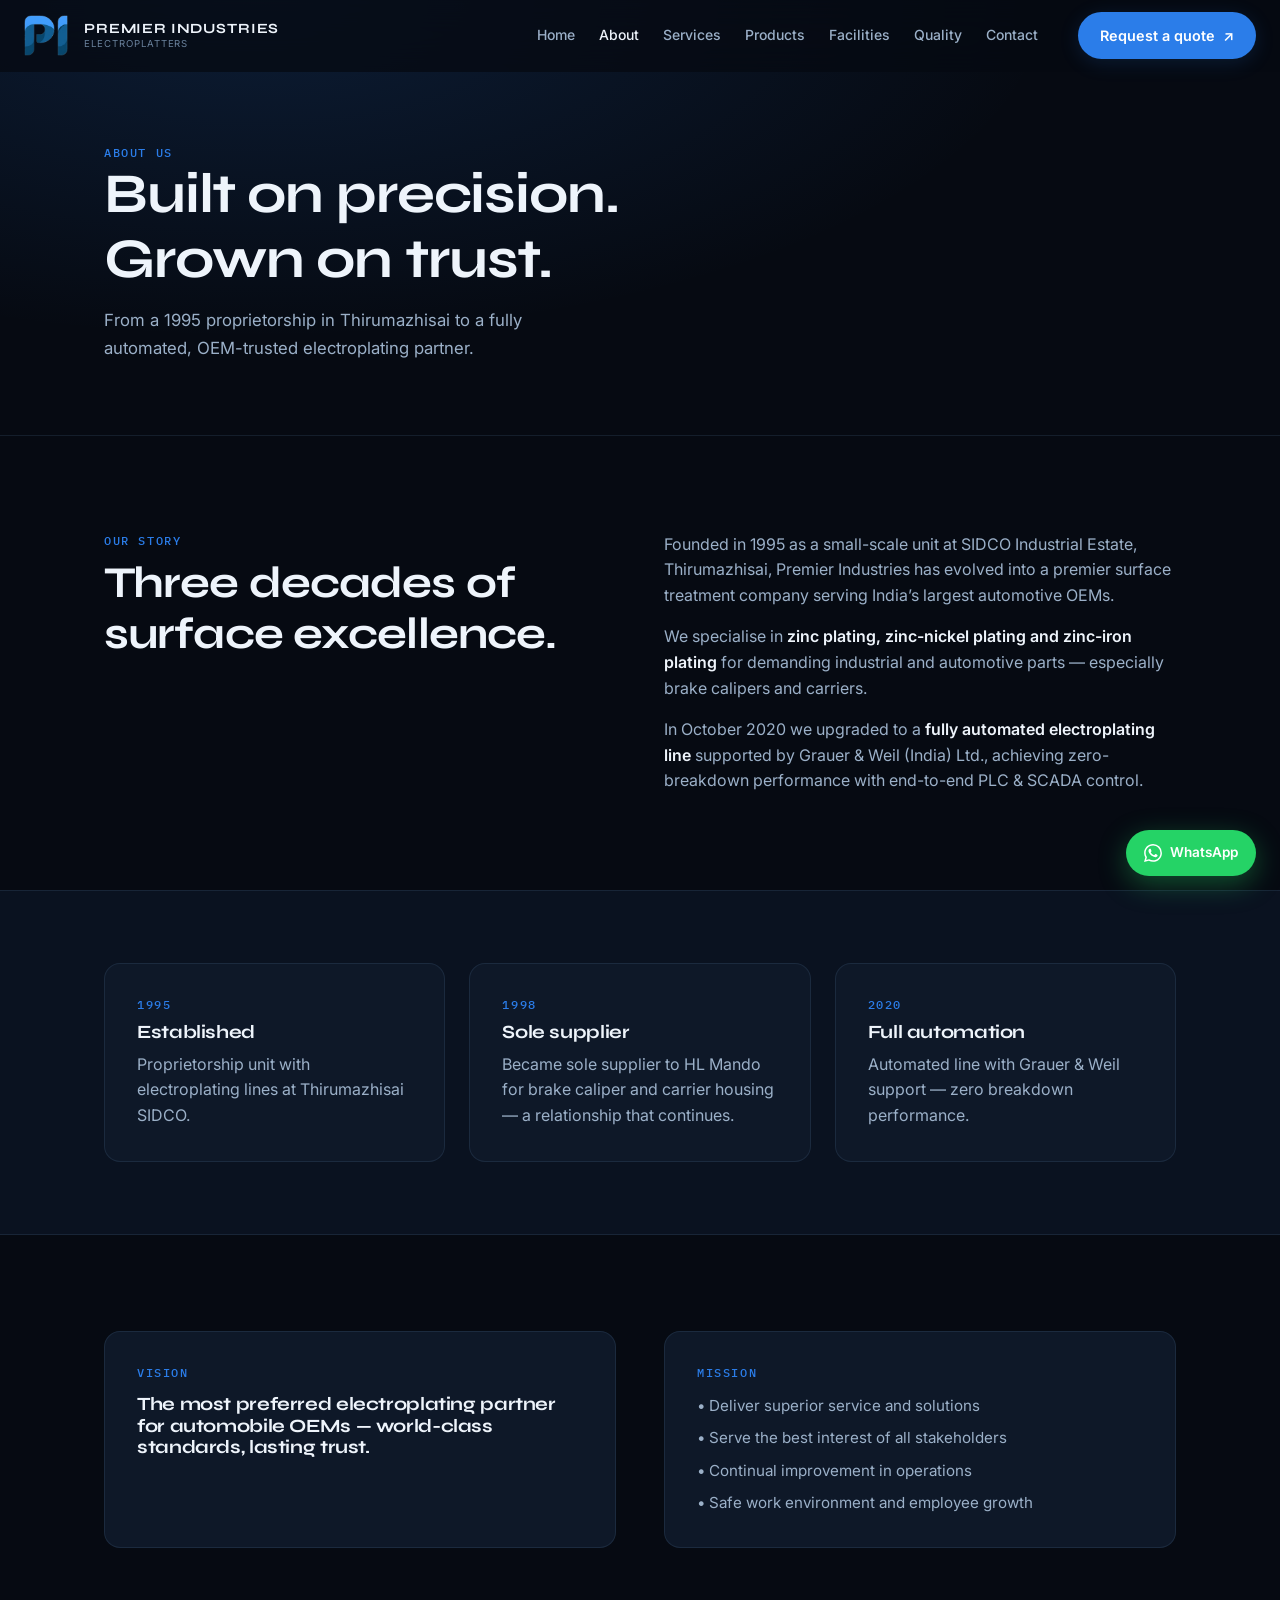
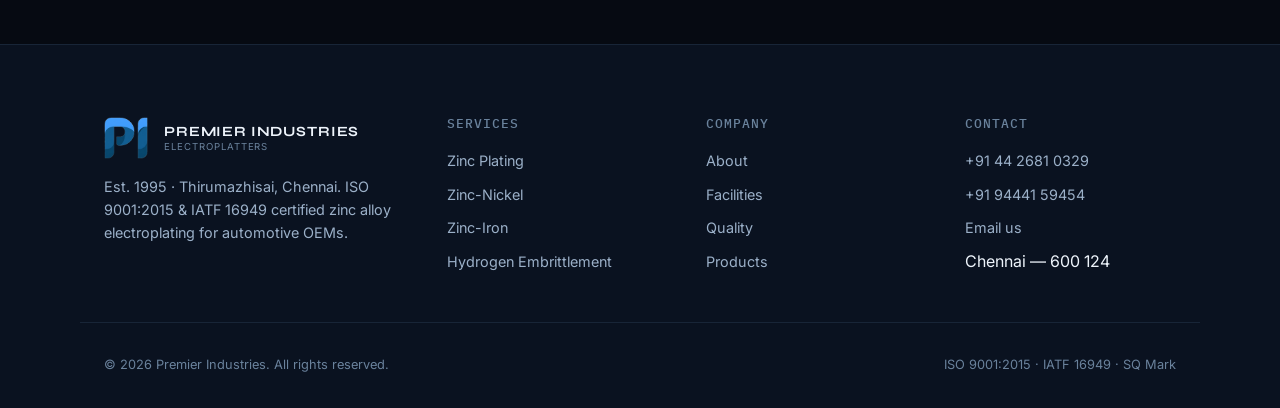
<file: premier-website/about.html>
<!doctype html>
<html lang="en">
<head>
<meta charset="utf-8">
<meta name="viewport" content="width=device-width, initial-scale=1">
<meta name="theme-color" content="#060a12">
<link rel="preconnect" href="https://fonts.googleapis.com">
<link rel="preconnect" href="https://fonts.gstatic.com" crossorigin>
<link href="https://fonts.googleapis.com/css2?family=IBM+Plex+Mono:wght@400;500&family=Inter:wght@400;500;600;700&family=Syne:wght@600;700;800&display=swap" rel="stylesheet">
<link rel="stylesheet" href="css/tokens.css">
<link rel="stylesheet" href="css/base.css">
<link rel="stylesheet" href="css/layout.css">
<link rel="stylesheet" href="css/components.css">

  <meta name="description" content="About Premier Industries — Chennai electroplating since 1995.">
  <title>About | Premier Industries</title>
  
</head>
<body>
<a class="skip-link" href="#main">Skip to content</a>
<header class="site-header" id="top">
  <div class="header__inner">
    <a class="logo" href="index.html" aria-label="Premier Industries home">
      <img class="logo__mark" src="assets/logo-pi-mark.png" width="44" height="42" alt="">
      <span class="logo__type"><strong>PREMIER INDUSTRIES</strong><small>Electroplatters</small></span>
    </a>
    <nav class="site-nav" aria-label="Primary">
      <a href="index.html">Home</a>
      <a href="about.html">About</a>
      <a href="services.html">Services</a>
      <a href="products.html">Products</a>
      <a href="facilities.html">Facilities</a>
      <a href="quality.html">Quality</a>
      <a href="contact.html">Contact</a>
    </nav>
    <a class="btn header-cta" href="contact.html">Request a quote <span aria-hidden="true">↗</span></a>
    <button class="nav-toggle" aria-label="Open menu" aria-expanded="false" aria-controls="mobile-menu">
      <span></span><span></span><span></span>
    </button>
  </div>
</header>
<div class="nav-sheet" id="mobile-menu" aria-hidden="true">
  <nav aria-label="Mobile">
    <a href="index.html">Home</a>
    <a href="about.html">About</a>
    <a href="services.html">Services</a>
    <a href="products.html">Products</a>
    <a href="facilities.html">Facilities</a>
    <a href="quality.html">Quality</a>
    <a href="contact.html">Contact</a>
  </nav>
</div>

<main id="main">

<section class="page-hero">
  <div class="container" data-reveal>
    <p class="kicker">About us</p>
    <h1>Built on precision.<br>Grown on trust.</h1>
    <p class="section-lead">From a 1995 proprietorship in Thirumazhisai to a fully automated, OEM-trusted electroplating partner.</p>
  </div>
</section>
<section class="section">
  <div class="container grid-2">
    <div data-reveal>
      <p class="kicker">Our story</p>
      <h2 class="section-title">Three decades of surface excellence.</h2>
    </div>
    <div data-reveal>
      <p style="margin-bottom:1rem">Founded in 1995 as a small-scale unit at SIDCO Industrial Estate, Thirumazhisai, Premier Industries has evolved into a premier surface treatment company serving India’s largest automotive OEMs.</p>
      <p style="margin-bottom:1rem">We specialise in <strong>zinc plating, zinc-nickel plating and zinc-iron plating</strong> for demanding industrial and automotive parts — especially brake calipers and carriers.</p>
      <p>In October 2020 we upgraded to a <strong>fully automated electroplating line</strong> supported by Grauer & Weil (India) Ltd., achieving zero-breakdown performance with end-to-end PLC & SCADA control.</p>
    </div>
  </div>
</section>
<section class="section section--tight" style="background:var(--bg-elevated);border-block:1px solid var(--border)">
  <div class="container">
    <div class="grid-3">
      <article class="card" data-reveal>
        <p class="kicker">1995</p>
        <h3 style="margin:0.5rem 0">Established</h3>
        <p>Proprietorship unit with electroplating lines at Thirumazhisai SIDCO.</p>
      </article>
      <article class="card" data-reveal>
        <p class="kicker">1998</p>
        <h3 style="margin:0.5rem 0">Sole supplier</h3>
        <p>Became sole supplier to HL Mando for brake caliper and carrier housing — a relationship that continues.</p>
      </article>
      <article class="card" data-reveal>
        <p class="kicker">2020</p>
        <h3 style="margin:0.5rem 0">Full automation</h3>
        <p>Automated line with Grauer & Weil support — zero breakdown performance.</p>
      </article>
    </div>
  </div>
</section>
<section class="section">
  <div class="container grid-2">
    <article class="card" data-reveal>
      <p class="kicker">Vision</p>
      <h3 style="margin:0.75rem 0 1rem">The most preferred electroplating partner for automobile OEMs — world-class standards, lasting trust.</h3>
    </article>
    <article class="card" data-reveal>
      <p class="kicker">Mission</p>
      <ul style="margin-top:0.75rem;display:flex;flex-direction:column;gap:8px">
        <li style="color:var(--text-muted);font-size:0.95rem">• Deliver superior service and solutions</li>
        <li style="color:var(--text-muted);font-size:0.95rem">• Serve the best interest of all stakeholders</li>
        <li style="color:var(--text-muted);font-size:0.95rem">• Continual improvement in operations</li>
        <li style="color:var(--text-muted);font-size:0.95rem">• Safe work environment and employee growth</li>
      </ul>
    </article>
  </div>
</section>

</main>
<footer class="footer">
  <div class="container footer__grid">
    <div class="footer__brand">
      <a class="logo" href="index.html">
        <img class="logo__mark" src="assets/logo-pi-mark.png" width="44" height="42" alt="">
        <span class="logo__type"><strong>PREMIER INDUSTRIES</strong><small>Electroplatters</small></span>
      </a>
      <p>Est. 1995 · Thirumazhisai, Chennai. ISO 9001:2015 & IATF 16949 certified zinc alloy electroplating for automotive OEMs.</p>
    </div>
    <div class="footer__col">
      <h3>Services</h3>
      <ul>
        <li><a href="services.html">Zinc Plating</a></li>
        <li><a href="services.html">Zinc-Nickel</a></li>
        <li><a href="services.html">Zinc-Iron</a></li>
        <li><a href="services.html">Hydrogen Embrittlement</a></li>
      </ul>
    </div>
    <div class="footer__col">
      <h3>Company</h3>
      <ul>
        <li><a href="about.html">About</a></li>
        <li><a href="facilities.html">Facilities</a></li>
        <li><a href="quality.html">Quality</a></li>
        <li><a href="products.html">Products</a></li>
      </ul>
    </div>
    <div class="footer__col">
      <h3>Contact</h3>
      <ul>
        <li><a href="tel:+914426810329">+91 44 2681 0329</a></li>
        <li><a href="tel:+919444159454">+91 94441 59454</a></li>
        <li><a href="mailto:premierindustries171@gmail.com">Email us</a></li>
        <li>Chennai — 600 124</li>
      </ul>
    </div>
  </div>
  <div class="container footer__bottom">
    <span>© 2026 Premier Industries. All rights reserved.</span>
    <span>ISO 9001:2015 · IATF 16949 · SQ Mark</span>
  </div>
</footer>
<a class="back-to-top" href="#top" aria-label="Back to top">↑</a>
<a class="wa-fab" href="https://wa.me/919600166883" target="_blank" rel="noopener" aria-label="WhatsApp">
  <svg width="18" height="18" viewBox="0 0 24 24" fill="currentColor"><path d="M17.472 14.382c-.297-.149-1.758-.867-2.03-.967-.273-.099-.471-.148-.67.15-.197.297-.767.966-.94 1.164-.173.199-.347.223-.644.075-.297-.15-1.255-.463-2.39-1.475-.883-.788-1.48-1.761-1.653-2.059-.173-.297-.018-.458.13-.606.134-.133.298-.347.446-.52.149-.174.198-.298.298-.497.099-.198.05-.371-.025-.52-.075-.149-.669-1.612-.916-2.207-.242-.579-.487-.5-.669-.51-.173-.008-.371-.01-.57-.01-.198 0-.52.074-.792.372-.272.297-1.04 1.016-1.04 2.479 0 1.462 1.065 2.875 1.213 3.074.149.198 2.096 3.2 5.077 4.487.709.306 1.262.489 1.694.625.712.227 1.36.195 1.871.118.571-.085 1.758-.719 2.006-1.413.248-.694.248-1.289.173-1.413-.074-.124-.272-.198-.57-.347m-5.421 7.403h-.004a9.87 9.87 0 01-5.031-1.378l-.361-.214-3.741.982.998-3.648-.235-.374a9.86 9.86 0 01-1.51-5.26c.001-5.45 4.436-9.884 9.888-9.884 2.64 0 5.122 1.03 6.988 2.898a9.825 9.825 0 012.893 6.994c-.003 5.45-4.437 9.884-9.885 9.884m8.413-18.297A11.815 11.815 0 0012.05 0C5.495 0 .16 5.335.157 11.892c0 2.096.547 4.142 1.588 5.945L.057 24l6.305-1.654a11.882 11.882 0 005.683 1.448h.005c6.554 0 11.89-5.335 11.893-11.893a11.821 11.821 0 00-3.48-8.413z"/></svg>
  WhatsApp
</a>

<script src="js/site.js"></script>

</body>
</html>
</file>
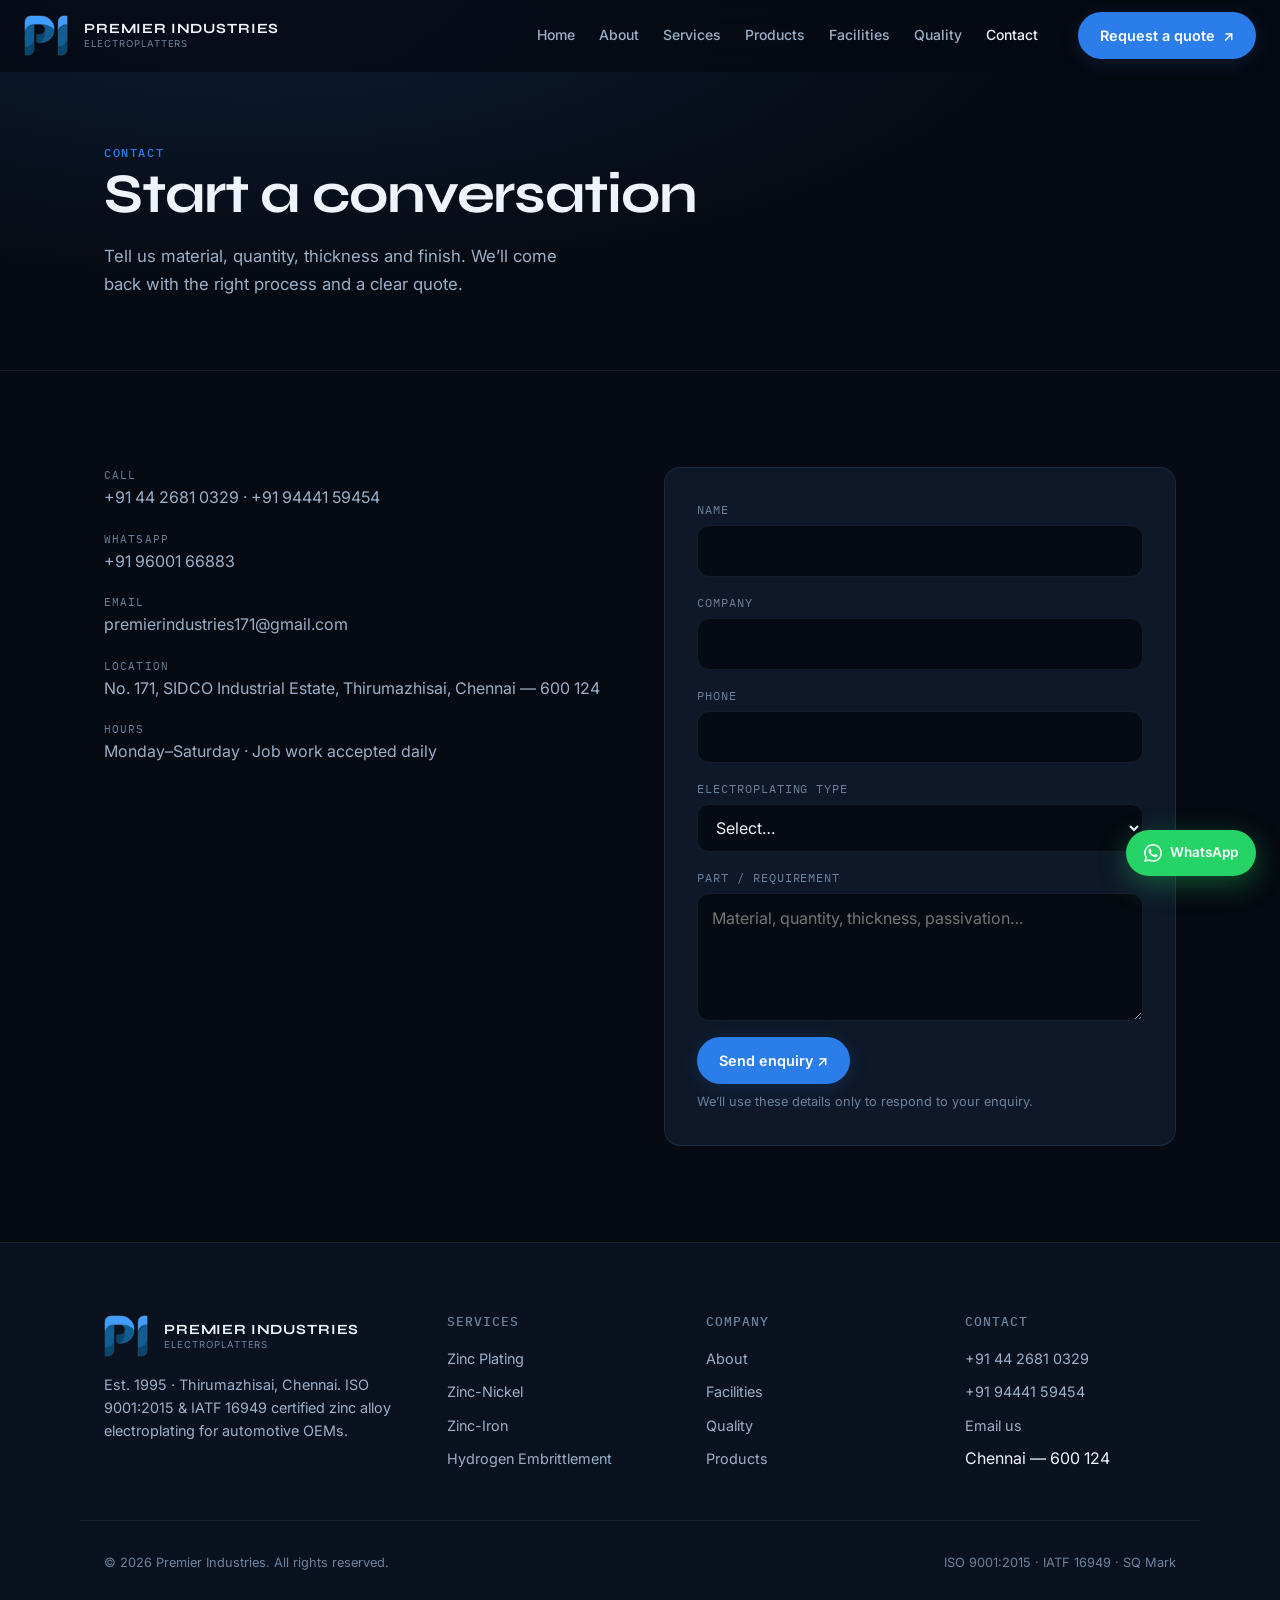
<file: premier-website/contact.html>
<!doctype html>
<html lang="en">
<head>
<meta charset="utf-8">
<meta name="viewport" content="width=device-width, initial-scale=1">
<meta name="theme-color" content="#060a12">
<link rel="preconnect" href="https://fonts.googleapis.com">
<link rel="preconnect" href="https://fonts.gstatic.com" crossorigin>
<link href="https://fonts.googleapis.com/css2?family=IBM+Plex+Mono:wght@400;500&family=Inter:wght@400;500;600;700&family=Syne:wght@600;700;800&display=swap" rel="stylesheet">
<link rel="stylesheet" href="css/tokens.css">
<link rel="stylesheet" href="css/base.css">
<link rel="stylesheet" href="css/layout.css">
<link rel="stylesheet" href="css/components.css">

  <meta name="description" content="Contact Premier Industries, Thirumazhisai Chennai.">
  <title>Contact | Premier Industries</title>
  
</head>
<body>
<a class="skip-link" href="#main">Skip to content</a>
<header class="site-header" id="top">
  <div class="header__inner">
    <a class="logo" href="index.html" aria-label="Premier Industries home">
      <img class="logo__mark" src="assets/logo-pi-mark.png" width="44" height="42" alt="">
      <span class="logo__type"><strong>PREMIER INDUSTRIES</strong><small>Electroplatters</small></span>
    </a>
    <nav class="site-nav" aria-label="Primary">
      <a href="index.html">Home</a>
      <a href="about.html">About</a>
      <a href="services.html">Services</a>
      <a href="products.html">Products</a>
      <a href="facilities.html">Facilities</a>
      <a href="quality.html">Quality</a>
      <a href="contact.html">Contact</a>
    </nav>
    <a class="btn header-cta" href="contact.html">Request a quote <span aria-hidden="true">↗</span></a>
    <button class="nav-toggle" aria-label="Open menu" aria-expanded="false" aria-controls="mobile-menu">
      <span></span><span></span><span></span>
    </button>
  </div>
</header>
<div class="nav-sheet" id="mobile-menu" aria-hidden="true">
  <nav aria-label="Mobile">
    <a href="index.html">Home</a>
    <a href="about.html">About</a>
    <a href="services.html">Services</a>
    <a href="products.html">Products</a>
    <a href="facilities.html">Facilities</a>
    <a href="quality.html">Quality</a>
    <a href="contact.html">Contact</a>
  </nav>
</div>

<main id="main">

<section class="page-hero">
  <div class="container" data-reveal>
    <p class="kicker">Contact</p>
    <h1>Start a conversation</h1>
    <p class="section-lead">Tell us material, quantity, thickness and finish. We’ll come back with the right process and a clear quote.</p>
  </div>
</section>
<section class="section">
  <div class="container grid-2">
    <div data-reveal>
      <div style="display:flex;flex-direction:column;gap:1.25rem">
        <p><span style="display:block;font-family:var(--font-mono);font-size:0.7rem;letter-spacing:0.1em;color:var(--text-dim)">CALL</span>
          <a href="tel:+914426810329">+91 44 2681 0329</a> · <a href="tel:+919444159454">+91 94441 59454</a></p>
        <p><span style="display:block;font-family:var(--font-mono);font-size:0.7rem;letter-spacing:0.1em;color:var(--text-dim)">WHATSAPP</span>
          <a href="https://wa.me/919600166883">+91 96001 66883</a></p>
        <p><span style="display:block;font-family:var(--font-mono);font-size:0.7rem;letter-spacing:0.1em;color:var(--text-dim)">EMAIL</span>
          <a href="mailto:premierindustries171@gmail.com">premierindustries171@gmail.com</a></p>
        <p><span style="display:block;font-family:var(--font-mono);font-size:0.7rem;letter-spacing:0.1em;color:var(--text-dim)">LOCATION</span>
          No. 171, SIDCO Industrial Estate, Thirumazhisai, Chennai — 600 124</p>
        <p><span style="display:block;font-family:var(--font-mono);font-size:0.7rem;letter-spacing:0.1em;color:var(--text-dim)">HOURS</span>
          Monday–Saturday · Job work accepted daily</p>
      </div>
    </div>
    <form class="card quote-form" data-reveal>
      <div class="form-field"><label for="name">Name</label><input id="name" name="name" required></div>
      <div class="form-field"><label for="company">Company</label><input id="company" name="company"></div>
      <div class="form-field"><label for="phone">Phone</label><input id="phone" name="phone" type="tel" required></div>
      <div class="form-field"><label for="process">Electroplating type</label>
        <select id="process" name="process">
          <option value="">Select…</option>
          <option>Zinc Plating</option>
          <option>Zinc-Nickel Plating</option>
          <option>Zinc-Iron Plating</option>
          <option>Hydrogen Embrittlement</option>
        </select>
      </div>
      <div class="form-field"><label for="req">Part / requirement</label><textarea id="req" name="req" rows="4" placeholder="Material, quantity, thickness, passivation…"></textarea></div>
      <button class="btn" type="submit">Send enquiry ↗</button>
      <p class="form-note">We’ll use these details only to respond to your enquiry.</p>
    </form>
  </div>
</section>

</main>
<footer class="footer">
  <div class="container footer__grid">
    <div class="footer__brand">
      <a class="logo" href="index.html">
        <img class="logo__mark" src="assets/logo-pi-mark.png" width="44" height="42" alt="">
        <span class="logo__type"><strong>PREMIER INDUSTRIES</strong><small>Electroplatters</small></span>
      </a>
      <p>Est. 1995 · Thirumazhisai, Chennai. ISO 9001:2015 & IATF 16949 certified zinc alloy electroplating for automotive OEMs.</p>
    </div>
    <div class="footer__col">
      <h3>Services</h3>
      <ul>
        <li><a href="services.html">Zinc Plating</a></li>
        <li><a href="services.html">Zinc-Nickel</a></li>
        <li><a href="services.html">Zinc-Iron</a></li>
        <li><a href="services.html">Hydrogen Embrittlement</a></li>
      </ul>
    </div>
    <div class="footer__col">
      <h3>Company</h3>
      <ul>
        <li><a href="about.html">About</a></li>
        <li><a href="facilities.html">Facilities</a></li>
        <li><a href="quality.html">Quality</a></li>
        <li><a href="products.html">Products</a></li>
      </ul>
    </div>
    <div class="footer__col">
      <h3>Contact</h3>
      <ul>
        <li><a href="tel:+914426810329">+91 44 2681 0329</a></li>
        <li><a href="tel:+919444159454">+91 94441 59454</a></li>
        <li><a href="mailto:premierindustries171@gmail.com">Email us</a></li>
        <li>Chennai — 600 124</li>
      </ul>
    </div>
  </div>
  <div class="container footer__bottom">
    <span>© 2026 Premier Industries. All rights reserved.</span>
    <span>ISO 9001:2015 · IATF 16949 · SQ Mark</span>
  </div>
</footer>
<a class="back-to-top" href="#top" aria-label="Back to top">↑</a>
<a class="wa-fab" href="https://wa.me/919600166883" target="_blank" rel="noopener" aria-label="WhatsApp">
  <svg width="18" height="18" viewBox="0 0 24 24" fill="currentColor"><path d="M17.472 14.382c-.297-.149-1.758-.867-2.03-.967-.273-.099-.471-.148-.67.15-.197.297-.767.966-.94 1.164-.173.199-.347.223-.644.075-.297-.15-1.255-.463-2.39-1.475-.883-.788-1.48-1.761-1.653-2.059-.173-.297-.018-.458.13-.606.134-.133.298-.347.446-.52.149-.174.198-.298.298-.497.099-.198.05-.371-.025-.52-.075-.149-.669-1.612-.916-2.207-.242-.579-.487-.5-.669-.51-.173-.008-.371-.01-.57-.01-.198 0-.52.074-.792.372-.272.297-1.04 1.016-1.04 2.479 0 1.462 1.065 2.875 1.213 3.074.149.198 2.096 3.2 5.077 4.487.709.306 1.262.489 1.694.625.712.227 1.36.195 1.871.118.571-.085 1.758-.719 2.006-1.413.248-.694.248-1.289.173-1.413-.074-.124-.272-.198-.57-.347m-5.421 7.403h-.004a9.87 9.87 0 01-5.031-1.378l-.361-.214-3.741.982.998-3.648-.235-.374a9.86 9.86 0 01-1.51-5.26c.001-5.45 4.436-9.884 9.888-9.884 2.64 0 5.122 1.03 6.988 2.898a9.825 9.825 0 012.893 6.994c-.003 5.45-4.437 9.884-9.885 9.884m8.413-18.297A11.815 11.815 0 0012.05 0C5.495 0 .16 5.335.157 11.892c0 2.096.547 4.142 1.588 5.945L.057 24l6.305-1.654a11.882 11.882 0 005.683 1.448h.005c6.554 0 11.89-5.335 11.893-11.893a11.821 11.821 0 00-3.48-8.413z"/></svg>
  WhatsApp
</a>

<script src="js/site.js"></script>

</body>
</html>
</file>
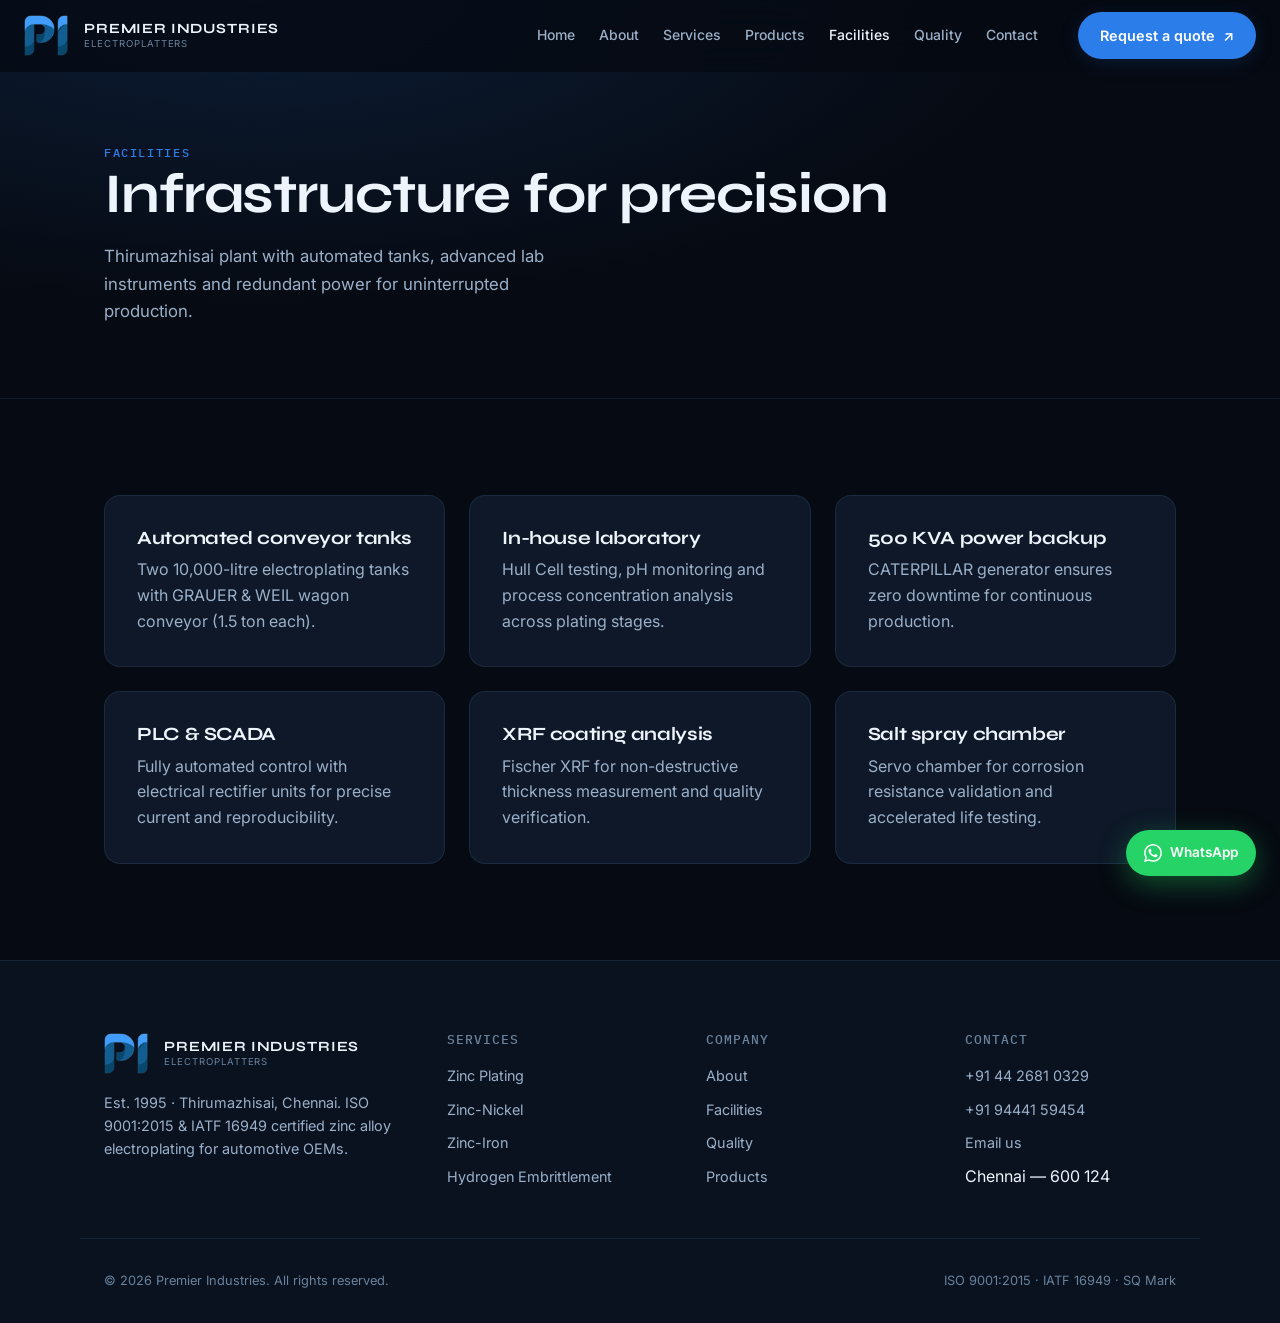
<file: premier-website/facilities.html>
<!doctype html>
<html lang="en">
<head>
<meta charset="utf-8">
<meta name="viewport" content="width=device-width, initial-scale=1">
<meta name="theme-color" content="#060a12">
<link rel="preconnect" href="https://fonts.googleapis.com">
<link rel="preconnect" href="https://fonts.gstatic.com" crossorigin>
<link href="https://fonts.googleapis.com/css2?family=IBM+Plex+Mono:wght@400;500&family=Inter:wght@400;500;600;700&family=Syne:wght@600;700;800&display=swap" rel="stylesheet">
<link rel="stylesheet" href="css/tokens.css">
<link rel="stylesheet" href="css/base.css">
<link rel="stylesheet" href="css/layout.css">
<link rel="stylesheet" href="css/components.css">

  <meta name="description" content="Automated electroplating plant and laboratory, Chennai.">
  <title>Facilities | Premier Industries</title>
  
</head>
<body>
<a class="skip-link" href="#main">Skip to content</a>
<header class="site-header" id="top">
  <div class="header__inner">
    <a class="logo" href="index.html" aria-label="Premier Industries home">
      <img class="logo__mark" src="assets/logo-pi-mark.png" width="44" height="42" alt="">
      <span class="logo__type"><strong>PREMIER INDUSTRIES</strong><small>Electroplatters</small></span>
    </a>
    <nav class="site-nav" aria-label="Primary">
      <a href="index.html">Home</a>
      <a href="about.html">About</a>
      <a href="services.html">Services</a>
      <a href="products.html">Products</a>
      <a href="facilities.html">Facilities</a>
      <a href="quality.html">Quality</a>
      <a href="contact.html">Contact</a>
    </nav>
    <a class="btn header-cta" href="contact.html">Request a quote <span aria-hidden="true">↗</span></a>
    <button class="nav-toggle" aria-label="Open menu" aria-expanded="false" aria-controls="mobile-menu">
      <span></span><span></span><span></span>
    </button>
  </div>
</header>
<div class="nav-sheet" id="mobile-menu" aria-hidden="true">
  <nav aria-label="Mobile">
    <a href="index.html">Home</a>
    <a href="about.html">About</a>
    <a href="services.html">Services</a>
    <a href="products.html">Products</a>
    <a href="facilities.html">Facilities</a>
    <a href="quality.html">Quality</a>
    <a href="contact.html">Contact</a>
  </nav>
</div>

<main id="main">

<section class="page-hero">
  <div class="container" data-reveal>
    <p class="kicker">Facilities</p>
    <h1>Infrastructure for precision</h1>
    <p class="section-lead">Thirumazhisai plant with automated tanks, advanced lab instruments and redundant power for uninterrupted production.</p>
  </div>
</section>
<section class="section">
  <div class="container grid-3">
    <article class="card" data-reveal>
      <h3 style="margin-bottom:0.5rem">Automated conveyor tanks</h3>
      <p>Two 10,000-litre electroplating tanks with GRAUER & WEIL wagon conveyor (1.5 ton each).</p>
    </article>
    <article class="card" data-reveal>
      <h3 style="margin-bottom:0.5rem">In-house laboratory</h3>
      <p>Hull Cell testing, pH monitoring and process concentration analysis across plating stages.</p>
    </article>
    <article class="card" data-reveal>
      <h3 style="margin-bottom:0.5rem">500 KVA power backup</h3>
      <p>CATERPILLAR generator ensures zero downtime for continuous production.</p>
    </article>
    <article class="card" data-reveal>
      <h3 style="margin-bottom:0.5rem">PLC & SCADA</h3>
      <p>Fully automated control with electrical rectifier units for precise current and reproducibility.</p>
    </article>
    <article class="card" data-reveal>
      <h3 style="margin-bottom:0.5rem">XRF coating analysis</h3>
      <p>Fischer XRF for non-destructive thickness measurement and quality verification.</p>
    </article>
    <article class="card" data-reveal>
      <h3 style="margin-bottom:0.5rem">Salt spray chamber</h3>
      <p>Servo chamber for corrosion resistance validation and accelerated life testing.</p>
    </article>
  </div>
</section>

</main>
<footer class="footer">
  <div class="container footer__grid">
    <div class="footer__brand">
      <a class="logo" href="index.html">
        <img class="logo__mark" src="assets/logo-pi-mark.png" width="44" height="42" alt="">
        <span class="logo__type"><strong>PREMIER INDUSTRIES</strong><small>Electroplatters</small></span>
      </a>
      <p>Est. 1995 · Thirumazhisai, Chennai. ISO 9001:2015 & IATF 16949 certified zinc alloy electroplating for automotive OEMs.</p>
    </div>
    <div class="footer__col">
      <h3>Services</h3>
      <ul>
        <li><a href="services.html">Zinc Plating</a></li>
        <li><a href="services.html">Zinc-Nickel</a></li>
        <li><a href="services.html">Zinc-Iron</a></li>
        <li><a href="services.html">Hydrogen Embrittlement</a></li>
      </ul>
    </div>
    <div class="footer__col">
      <h3>Company</h3>
      <ul>
        <li><a href="about.html">About</a></li>
        <li><a href="facilities.html">Facilities</a></li>
        <li><a href="quality.html">Quality</a></li>
        <li><a href="products.html">Products</a></li>
      </ul>
    </div>
    <div class="footer__col">
      <h3>Contact</h3>
      <ul>
        <li><a href="tel:+914426810329">+91 44 2681 0329</a></li>
        <li><a href="tel:+919444159454">+91 94441 59454</a></li>
        <li><a href="mailto:premierindustries171@gmail.com">Email us</a></li>
        <li>Chennai — 600 124</li>
      </ul>
    </div>
  </div>
  <div class="container footer__bottom">
    <span>© 2026 Premier Industries. All rights reserved.</span>
    <span>ISO 9001:2015 · IATF 16949 · SQ Mark</span>
  </div>
</footer>
<a class="back-to-top" href="#top" aria-label="Back to top">↑</a>
<a class="wa-fab" href="https://wa.me/919600166883" target="_blank" rel="noopener" aria-label="WhatsApp">
  <svg width="18" height="18" viewBox="0 0 24 24" fill="currentColor"><path d="M17.472 14.382c-.297-.149-1.758-.867-2.03-.967-.273-.099-.471-.148-.67.15-.197.297-.767.966-.94 1.164-.173.199-.347.223-.644.075-.297-.15-1.255-.463-2.39-1.475-.883-.788-1.48-1.761-1.653-2.059-.173-.297-.018-.458.13-.606.134-.133.298-.347.446-.52.149-.174.198-.298.298-.497.099-.198.05-.371-.025-.52-.075-.149-.669-1.612-.916-2.207-.242-.579-.487-.5-.669-.51-.173-.008-.371-.01-.57-.01-.198 0-.52.074-.792.372-.272.297-1.04 1.016-1.04 2.479 0 1.462 1.065 2.875 1.213 3.074.149.198 2.096 3.2 5.077 4.487.709.306 1.262.489 1.694.625.712.227 1.36.195 1.871.118.571-.085 1.758-.719 2.006-1.413.248-.694.248-1.289.173-1.413-.074-.124-.272-.198-.57-.347m-5.421 7.403h-.004a9.87 9.87 0 01-5.031-1.378l-.361-.214-3.741.982.998-3.648-.235-.374a9.86 9.86 0 01-1.51-5.26c.001-5.45 4.436-9.884 9.888-9.884 2.64 0 5.122 1.03 6.988 2.898a9.825 9.825 0 012.893 6.994c-.003 5.45-4.437 9.884-9.885 9.884m8.413-18.297A11.815 11.815 0 0012.05 0C5.495 0 .16 5.335.157 11.892c0 2.096.547 4.142 1.588 5.945L.057 24l6.305-1.654a11.882 11.882 0 005.683 1.448h.005c6.554 0 11.89-5.335 11.893-11.893a11.821 11.821 0 00-3.48-8.413z"/></svg>
  WhatsApp
</a>

<script src="js/site.js"></script>

</body>
</html>
</file>
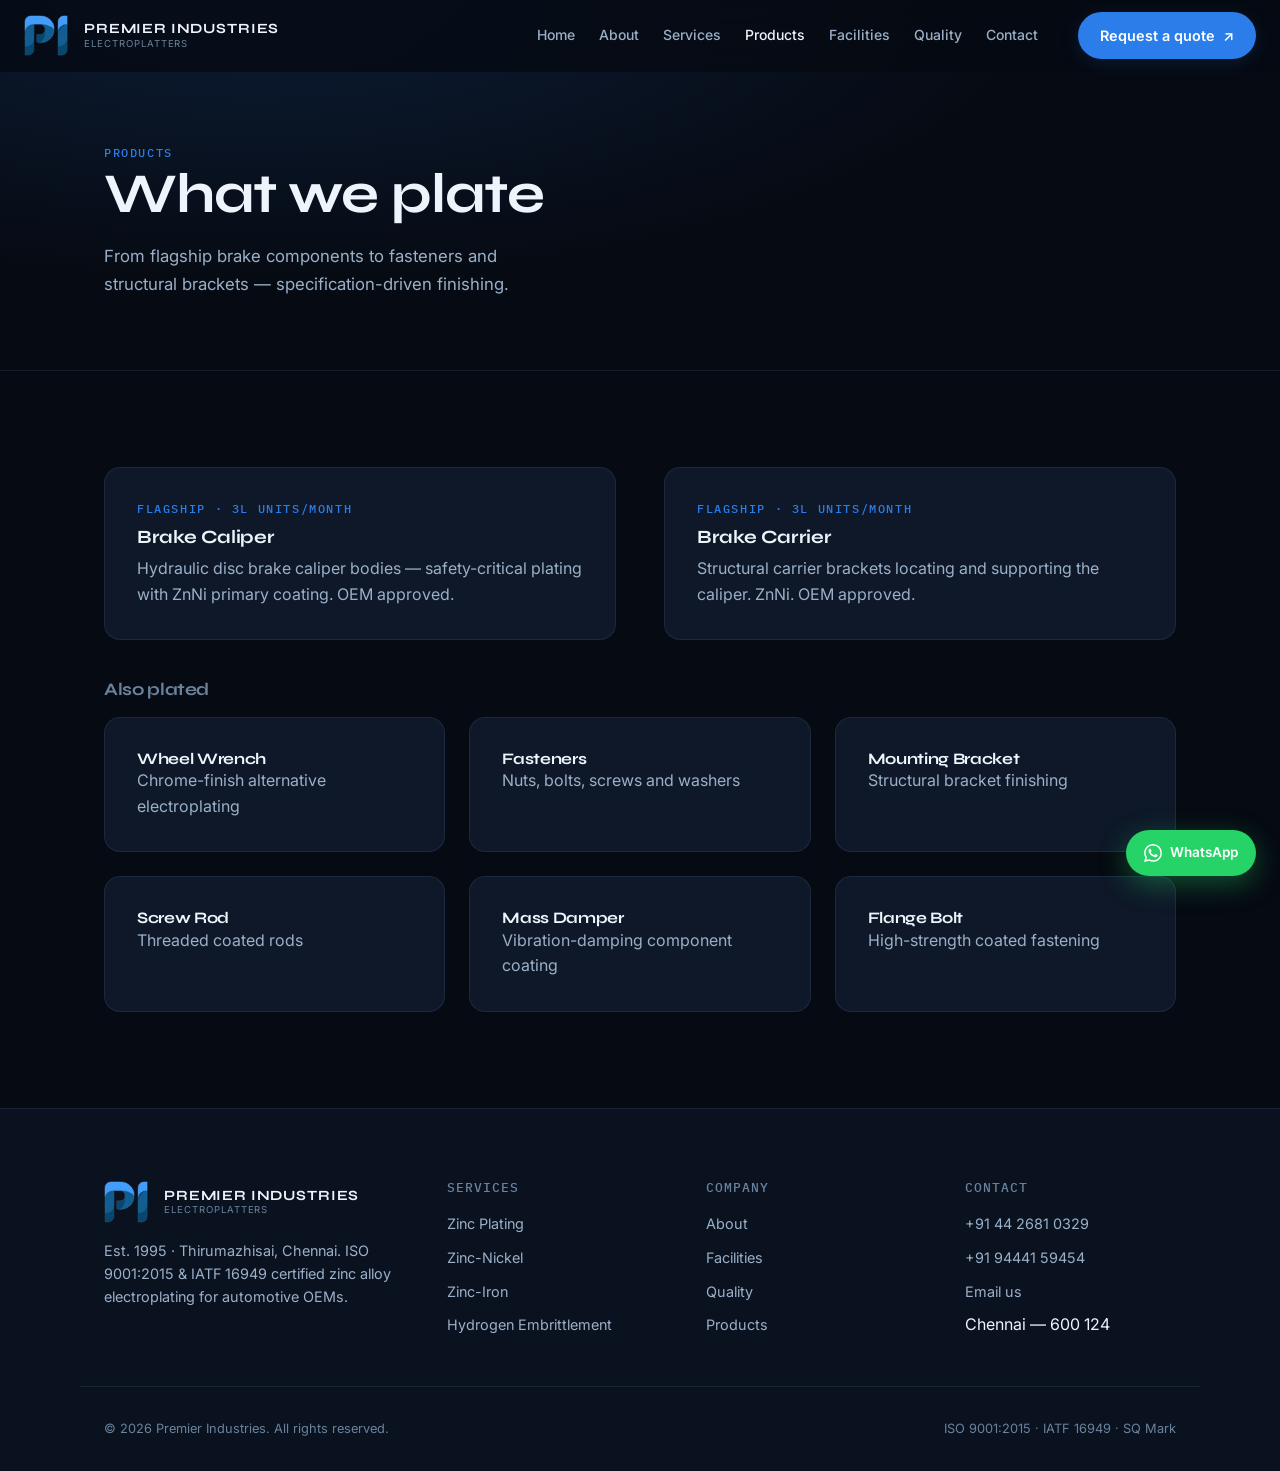
<file: premier-website/products.html>
<!doctype html>
<html lang="en">
<head>
<meta charset="utf-8">
<meta name="viewport" content="width=device-width, initial-scale=1">
<meta name="theme-color" content="#060a12">
<link rel="preconnect" href="https://fonts.googleapis.com">
<link rel="preconnect" href="https://fonts.gstatic.com" crossorigin>
<link href="https://fonts.googleapis.com/css2?family=IBM+Plex+Mono:wght@400;500&family=Inter:wght@400;500;600;700&family=Syne:wght@600;700;800&display=swap" rel="stylesheet">
<link rel="stylesheet" href="css/tokens.css">
<link rel="stylesheet" href="css/base.css">
<link rel="stylesheet" href="css/layout.css">
<link rel="stylesheet" href="css/components.css">

  <meta name="description" content="Brake calipers, carriers and precision automotive components.">
  <title>Products | Premier Industries</title>
  
</head>
<body>
<a class="skip-link" href="#main">Skip to content</a>
<header class="site-header" id="top">
  <div class="header__inner">
    <a class="logo" href="index.html" aria-label="Premier Industries home">
      <img class="logo__mark" src="assets/logo-pi-mark.png" width="44" height="42" alt="">
      <span class="logo__type"><strong>PREMIER INDUSTRIES</strong><small>Electroplatters</small></span>
    </a>
    <nav class="site-nav" aria-label="Primary">
      <a href="index.html">Home</a>
      <a href="about.html">About</a>
      <a href="services.html">Services</a>
      <a href="products.html">Products</a>
      <a href="facilities.html">Facilities</a>
      <a href="quality.html">Quality</a>
      <a href="contact.html">Contact</a>
    </nav>
    <a class="btn header-cta" href="contact.html">Request a quote <span aria-hidden="true">↗</span></a>
    <button class="nav-toggle" aria-label="Open menu" aria-expanded="false" aria-controls="mobile-menu">
      <span></span><span></span><span></span>
    </button>
  </div>
</header>
<div class="nav-sheet" id="mobile-menu" aria-hidden="true">
  <nav aria-label="Mobile">
    <a href="index.html">Home</a>
    <a href="about.html">About</a>
    <a href="services.html">Services</a>
    <a href="products.html">Products</a>
    <a href="facilities.html">Facilities</a>
    <a href="quality.html">Quality</a>
    <a href="contact.html">Contact</a>
  </nav>
</div>

<main id="main">

<section class="page-hero">
  <div class="container" data-reveal>
    <p class="kicker">Products</p>
    <h1>What we plate</h1>
    <p class="section-lead">From flagship brake components to fasteners and structural brackets — specification-driven finishing.</p>
  </div>
</section>
<section class="section">
  <div class="container">
    <div class="grid-2">
      <article class="card" data-reveal>
        <p class="kicker">FLAGSHIP · 3L units/month</p>
        <h3 style="margin:0.5rem 0">Brake Caliper</h3>
        <p>Hydraulic disc brake caliper bodies — safety-critical plating with ZnNi primary coating. OEM approved.</p>
      </article>
      <article class="card" data-reveal>
        <p class="kicker">FLAGSHIP · 3L units/month</p>
        <h3 style="margin:0.5rem 0">Brake Carrier</h3>
        <p>Structural carrier brackets locating and supporting the caliper. ZnNi. OEM approved.</p>
      </article>
    </div>
    <h3 class="sub-heading" style="margin:2.5rem 0 1rem;font-size:1.1rem;color:var(--text-dim)" data-reveal>Also plated</h3>
    <div class="grid-3">
      <article class="card" data-reveal><h4>Wheel Wrench</h4><p>Chrome-finish alternative electroplating</p></article>
      <article class="card" data-reveal><h4>Fasteners</h4><p>Nuts, bolts, screws and washers</p></article>
      <article class="card" data-reveal><h4>Mounting Bracket</h4><p>Structural bracket finishing</p></article>
      <article class="card" data-reveal><h4>Screw Rod</h4><p>Threaded coated rods</p></article>
      <article class="card" data-reveal><h4>Mass Damper</h4><p>Vibration-damping component coating</p></article>
      <article class="card" data-reveal><h4>Flange Bolt</h4><p>High-strength coated fastening</p></article>
    </div>
  </div>
</section>

</main>
<footer class="footer">
  <div class="container footer__grid">
    <div class="footer__brand">
      <a class="logo" href="index.html">
        <img class="logo__mark" src="assets/logo-pi-mark.png" width="44" height="42" alt="">
        <span class="logo__type"><strong>PREMIER INDUSTRIES</strong><small>Electroplatters</small></span>
      </a>
      <p>Est. 1995 · Thirumazhisai, Chennai. ISO 9001:2015 & IATF 16949 certified zinc alloy electroplating for automotive OEMs.</p>
    </div>
    <div class="footer__col">
      <h3>Services</h3>
      <ul>
        <li><a href="services.html">Zinc Plating</a></li>
        <li><a href="services.html">Zinc-Nickel</a></li>
        <li><a href="services.html">Zinc-Iron</a></li>
        <li><a href="services.html">Hydrogen Embrittlement</a></li>
      </ul>
    </div>
    <div class="footer__col">
      <h3>Company</h3>
      <ul>
        <li><a href="about.html">About</a></li>
        <li><a href="facilities.html">Facilities</a></li>
        <li><a href="quality.html">Quality</a></li>
        <li><a href="products.html">Products</a></li>
      </ul>
    </div>
    <div class="footer__col">
      <h3>Contact</h3>
      <ul>
        <li><a href="tel:+914426810329">+91 44 2681 0329</a></li>
        <li><a href="tel:+919444159454">+91 94441 59454</a></li>
        <li><a href="mailto:premierindustries171@gmail.com">Email us</a></li>
        <li>Chennai — 600 124</li>
      </ul>
    </div>
  </div>
  <div class="container footer__bottom">
    <span>© 2026 Premier Industries. All rights reserved.</span>
    <span>ISO 9001:2015 · IATF 16949 · SQ Mark</span>
  </div>
</footer>
<a class="back-to-top" href="#top" aria-label="Back to top">↑</a>
<a class="wa-fab" href="https://wa.me/919600166883" target="_blank" rel="noopener" aria-label="WhatsApp">
  <svg width="18" height="18" viewBox="0 0 24 24" fill="currentColor"><path d="M17.472 14.382c-.297-.149-1.758-.867-2.03-.967-.273-.099-.471-.148-.67.15-.197.297-.767.966-.94 1.164-.173.199-.347.223-.644.075-.297-.15-1.255-.463-2.39-1.475-.883-.788-1.48-1.761-1.653-2.059-.173-.297-.018-.458.13-.606.134-.133.298-.347.446-.52.149-.174.198-.298.298-.497.099-.198.05-.371-.025-.52-.075-.149-.669-1.612-.916-2.207-.242-.579-.487-.5-.669-.51-.173-.008-.371-.01-.57-.01-.198 0-.52.074-.792.372-.272.297-1.04 1.016-1.04 2.479 0 1.462 1.065 2.875 1.213 3.074.149.198 2.096 3.2 5.077 4.487.709.306 1.262.489 1.694.625.712.227 1.36.195 1.871.118.571-.085 1.758-.719 2.006-1.413.248-.694.248-1.289.173-1.413-.074-.124-.272-.198-.57-.347m-5.421 7.403h-.004a9.87 9.87 0 01-5.031-1.378l-.361-.214-3.741.982.998-3.648-.235-.374a9.86 9.86 0 01-1.51-5.26c.001-5.45 4.436-9.884 9.888-9.884 2.64 0 5.122 1.03 6.988 2.898a9.825 9.825 0 012.893 6.994c-.003 5.45-4.437 9.884-9.885 9.884m8.413-18.297A11.815 11.815 0 0012.05 0C5.495 0 .16 5.335.157 11.892c0 2.096.547 4.142 1.588 5.945L.057 24l6.305-1.654a11.882 11.882 0 005.683 1.448h.005c6.554 0 11.89-5.335 11.893-11.893a11.821 11.821 0 00-3.48-8.413z"/></svg>
  WhatsApp
</a>

<script src="js/site.js"></script>

</body>
</html>
</file>
<file: css/tokens.css>
:root {
  --bg: #060a12;
  --bg-elevated: #0a1220;
  --bg-card: #0e1828;
  --bg-card-hover: #142236;
  --surface: #121c30;
  --border: rgba(120, 170, 220, 0.12);
  --border-strong: rgba(120, 170, 220, 0.24);
  --text: #eef4fb;
  --text-muted: #9bb0c8;
  --text-dim: #6a829c;
  --accent: #2b7de9;
  --accent-hover: #4b96f5;
  --accent-muted: rgba(43, 125, 233, 0.16);
  --accent-glow: rgba(43, 125, 233, 0.4);
  --accent-deep: #1b4f8a;
  --metal: #c5d6e8;
  --metal-bright: #e8f1fa;
  --success: #22c55e;
  --success-glow: rgba(34, 197, 94, 0.35);
  --font-sans: "Inter", system-ui, sans-serif;
  --font-display: "Syne", "Inter", system-ui, sans-serif;
  --font-mono: "IBM Plex Mono", ui-monospace, monospace;
  --space-xs: 0.25rem;
  --space-sm: 0.5rem;
  --space-md: 1rem;
  --space-lg: 1.5rem;
  --space-xl: 2rem;
  --space-2xl: 3rem;
  --space-3xl: 4.5rem;
  --space-4xl: 6rem;
  --container: 1120px;
  --container-wide: 1280px;
  --header-h: 72px;
  --radius-sm: 8px;
  --radius-md: 12px;
  --radius-lg: 16px;
  --radius-xl: 24px;
  --ease: cubic-bezier(0.16, 1, 0.3, 1);
  --duration: 320ms;
  --duration-slow: 600ms;
  --shadow-md: 0 12px 40px rgba(0, 0, 0, 0.45);
  --shadow-glow: 0 0 48px var(--accent-glow);
}
@media (prefers-reduced-motion: reduce) {
  :root { --duration: 0ms; --duration-slow: 0ms; }
}
</file>
<file: css/base.css>
*, *::before, *::after { box-sizing: border-box; margin: 0; padding: 0; }
html { scroll-behavior: smooth; font-size: 16px; -webkit-text-size-adjust: 100%; }
body {
  font-family: var(--font-sans);
  background: var(--bg);
  color: var(--text);
  line-height: 1.6;
  min-height: 100vh;
  overflow-x: hidden;
  -webkit-font-smoothing: antialiased;
}
img, svg, video, canvas { display: block; max-width: 100%; }
a { color: inherit; text-decoration: none; transition: color var(--duration) var(--ease); }
a:hover { color: var(--accent); }
button, input, select, textarea {
  font: inherit; color: inherit; border: none; background: none; outline: none;
}
button { cursor: pointer; }
ul, ol { list-style: none; }
h1, h2, h3, h4 {
  font-family: var(--font-display);
  font-weight: 700;
  line-height: 1.15;
  letter-spacing: -0.02em;
  color: var(--text);
}
p { color: var(--text-muted); }
strong { color: var(--text); font-weight: 600; }
::selection { background: var(--accent); color: #fff; }
.skip-link {
  position: absolute; left: -999px; top: 0; background: var(--accent); color: #fff; padding: 8px 16px; z-index: 1000;
}
.skip-link:focus { left: 8px; top: 8px; }
</file>
<file: css/layout.css>
.container {
  width: 100%;
  max-width: var(--container);
  margin-inline: auto;
  padding-inline: var(--space-lg);
}
.container--wide {
  max-width: var(--container-wide);
  margin-inline: auto;
  padding-inline: var(--space-lg);
}
.section {
  padding-block: var(--space-4xl);
  position: relative;
}
.section--tight { padding-block: var(--space-3xl); }
.section-header {
  margin-bottom: var(--space-3xl);
  text-align: center;
}
.section-header--left { text-align: left; }
.section-title {
  font-size: clamp(1.85rem, 4vw, 2.75rem);
  margin-top: var(--space-sm);
}
.section-lead {
  font-size: 1.05rem;
  max-width: 42ch;
  margin: var(--space-md) auto 0;
  color: var(--text-muted);
  line-height: 1.65;
}
.section-header--left .section-lead { margin-inline: 0; }
.kicker {
  font-family: var(--font-mono);
  font-size: 0.72rem;
  font-weight: 500;
  letter-spacing: 0.14em;
  text-transform: uppercase;
  color: var(--accent);
}

/* Header */
.site-header {
  position: fixed;
  top: 0; left: 0; right: 0;
  height: var(--header-h);
  z-index: 100;
  background: rgba(6, 10, 18, 0.75);
  backdrop-filter: blur(16px);
  border-bottom: 1px solid transparent;
  transition: border-color var(--duration), background var(--duration);
}
.site-header.is-scrolled {
  border-bottom-color: var(--border);
  background: rgba(6, 10, 18, 0.92);
}
.header__inner {
  max-width: var(--container-wide);
  margin: 0 auto;
  padding: 0 var(--space-lg);
  height: 100%;
  display: flex;
  align-items: center;
  gap: var(--space-lg);
}
.logo {
  display: flex;
  align-items: center;
  gap: var(--space-md);
  flex-shrink: 0;
}
.logo__mark {
  width: 44px;
  height: 42px;
  object-fit: contain;
}
.logo__type {
  display: flex;
  flex-direction: column;
  line-height: 1.2;
}
.logo__type strong {
  font-family: var(--font-display);
  font-size: 0.88rem;
  font-weight: 700;
  letter-spacing: 0.06em;
}
.logo__type small {
  font-size: 0.6rem;
  color: var(--text-dim);
  letter-spacing: 0.1em;
  text-transform: uppercase;
}
.site-nav {
  display: flex;
  gap: var(--space-lg);
  margin-left: auto;
}
.site-nav a {
  font-size: 0.875rem;
  color: var(--text-muted);
  font-weight: 500;
}
.site-nav a:hover,
.site-nav a.is-active { color: var(--text); }
.header-cta { margin-left: var(--space-md); }
.nav-toggle {
  display: none;
  flex-direction: column;
  gap: 5px;
  width: 28px;
  padding: 4px 0;
}
.nav-toggle span {
  display: block;
  height: 2px;
  background: var(--text);
  border-radius: 1px;
  transition: transform var(--duration), opacity var(--duration);
}
.nav-sheet {
  display: none;
  position: fixed;
  inset: var(--header-h) 0 0 0;
  background: var(--bg);
  z-index: 99;
  padding: var(--space-2xl);
}
.nav-sheet[aria-hidden="false"] { display: block; }
.nav-sheet nav {
  display: flex;
  flex-direction: column;
  gap: var(--space-lg);
}
.nav-sheet a {
  font-size: 1.25rem;
  font-family: var(--font-display);
  font-weight: 600;
}

@media (max-width: 960px) {
  .site-nav, .header-cta { display: none; }
  .nav-toggle { display: flex; margin-left: auto; }
}

/* Footer */
.footer {
  border-top: 1px solid var(--border);
  padding-block: var(--space-3xl) var(--space-xl);
  background: var(--bg-elevated);
}
.footer__grid {
  display: grid;
  grid-template-columns: 1.4fr 1fr 1fr 1fr;
  gap: var(--space-2xl);
  margin-bottom: var(--space-2xl);
}
.footer__brand p {
  margin-top: var(--space-md);
  font-size: 0.9rem;
  max-width: 32ch;
}
.footer__col h3 {
  font-size: 0.8rem;
  letter-spacing: 0.08em;
  text-transform: uppercase;
  color: var(--text-dim);
  margin-bottom: var(--space-md);
  font-family: var(--font-mono);
  font-weight: 500;
}
.footer__col ul { display: flex; flex-direction: column; gap: 8px; }
.footer__col a { color: var(--text-muted); font-size: 0.9rem; }
.footer__col a:hover { color: var(--accent); }
.footer__bottom {
  display: flex;
  justify-content: space-between;
  flex-wrap: wrap;
  gap: var(--space-md);
  padding-top: var(--space-xl);
  border-top: 1px solid var(--border);
  font-size: 0.8rem;
  color: var(--text-dim);
}
@media (max-width: 768px) {
  .footer__grid { grid-template-columns: 1fr 1fr; }
}
@media (max-width: 480px) {
  .footer__grid { grid-template-columns: 1fr; }
}
</file>
<file: css/components.css>
.btn {
  display: inline-flex;
  align-items: center;
  gap: 8px;
  padding: 12px 22px;
  background: var(--accent);
  color: #fff !important;
  font-weight: 600;
  font-size: 0.9rem;
  border-radius: 999px;
  transition: background var(--duration) var(--ease), transform var(--duration) var(--ease), box-shadow var(--duration);
  box-shadow: 0 4px 20px var(--accent-muted);
}
.btn:hover {
  background: var(--accent-hover);
  transform: translateY(-1px);
  box-shadow: var(--shadow-glow);
  color: #fff !important;
}
.btn--ghost {
  background: transparent;
  border: 1px solid var(--border-strong);
  color: var(--text) !important;
  box-shadow: none;
}
.btn--ghost:hover {
  border-color: var(--accent);
  background: var(--accent-muted);
  color: var(--text) !important;
  box-shadow: none;
}

.card {
  background: var(--bg-card);
  border: 1px solid var(--border);
  border-radius: var(--radius-lg);
  padding: var(--space-xl);
  transition: border-color var(--duration), background var(--duration), transform var(--duration);
}
.card:hover {
  border-color: var(--border-strong);
  background: var(--bg-card-hover);
  transform: translateY(-3px);
}

.grid-2 { display: grid; grid-template-columns: 1fr 1fr; gap: var(--space-2xl); }
.grid-3 { display: grid; grid-template-columns: repeat(3, 1fr); gap: var(--space-lg); }
.grid-4 { display: grid; grid-template-columns: repeat(4, 1fr); gap: var(--space-lg); }
@media (max-width: 900px) {
  .grid-2, .grid-3, .grid-4 { grid-template-columns: 1fr; }
}
@media (min-width: 601px) and (max-width: 900px) {
  .grid-3, .grid-4 { grid-template-columns: 1fr 1fr; }
}

.stat-block {
  text-align: center;
  padding: var(--space-lg);
}
.stat-block b {
  display: block;
  font-family: var(--font-display);
  font-size: clamp(2rem, 4vw, 2.75rem);
  font-weight: 700;
  color: var(--text);
  line-height: 1.1;
}
.stat-block span {
  font-size: 0.85rem;
  color: var(--text-dim);
  margin-top: 6px;
  display: block;
}

.service-card .card-index {
  font-family: var(--font-mono);
  font-size: 0.7rem;
  letter-spacing: 0.1em;
  color: var(--accent);
  margin-bottom: var(--space-sm);
}
.service-card h3 {
  font-size: 1.35rem;
  margin-bottom: var(--space-sm);
}
.service-card p { font-size: 0.95rem; margin-bottom: var(--space-md); }
.service-card ul { display: flex; flex-direction: column; gap: 6px; }
.service-card li {
  font-size: 0.85rem;
  color: var(--text-muted);
  padding-left: 1rem;
  position: relative;
}
.service-card li::before {
  content: "";
  position: absolute;
  left: 0; top: 0.55em;
  width: 5px; height: 5px;
  border-radius: 50%;
  background: var(--accent);
}

.page-hero {
  padding-top: calc(var(--header-h) + var(--space-3xl));
  padding-bottom: var(--space-3xl);
  border-bottom: 1px solid var(--border);
  position: relative;
  overflow: hidden;
}
.page-hero::before {
  content: "";
  position: absolute;
  inset: 0;
  background: radial-gradient(ellipse at 20% 0%, var(--accent-muted), transparent 55%);
  pointer-events: none;
}
.page-hero .container { position: relative; z-index: 1; }
.page-hero h1 {
  font-size: clamp(2.25rem, 5vw, 3.5rem);
  margin-bottom: var(--space-md);
}
.page-hero .section-lead { margin-inline: 0; }

.form-field { display: flex; flex-direction: column; gap: 6px; margin-bottom: var(--space-md); }
.form-field label {
  font-size: 0.75rem;
  font-family: var(--font-mono);
  letter-spacing: 0.08em;
  text-transform: uppercase;
  color: var(--text-dim);
}
.form-field input,
.form-field select,
.form-field textarea {
  background: var(--bg);
  border: 1px solid var(--border);
  border-radius: var(--radius-md);
  padding: 12px 14px;
  color: var(--text);
  transition: border-color var(--duration);
}
.form-field input:focus,
.form-field select:focus,
.form-field textarea:focus {
  border-color: var(--accent);
}
.form-note { font-size: 0.8rem; color: var(--text-dim); margin-top: var(--space-sm); }

.wa-fab {
  position: fixed;
  bottom: 24px;
  right: 24px;
  z-index: 90;
  display: inline-flex;
  align-items: center;
  gap: 8px;
  background: #25d366;
  color: #fff !important;
  padding: 12px 18px;
  border-radius: 999px;
  font-weight: 600;
  font-size: 0.85rem;
  box-shadow: 0 8px 28px rgba(37, 211, 102, 0.35);
}
.back-to-top {
  position: fixed;
  bottom: 24px;
  left: 24px;
  z-index: 90;
  width: 44px;
  height: 44px;
  border-radius: 50%;
  background: var(--bg-card);
  border: 1px solid var(--border);
  display: flex;
  align-items: center;
  justify-content: center;
  opacity: 0;
  pointer-events: none;
  transition: opacity var(--duration);
}
.back-to-top.is-visible { opacity: 1; pointer-events: auto; }

[data-reveal] {
  opacity: 0;
  transform: translateY(28px);
  transition: opacity 0.7s var(--ease), transform 0.7s var(--ease);
}
[data-reveal].is-visible {
  opacity: 1;
  transform: none;
}
</file>
<file: premier-website/css/tokens.css>
:root {
  --bg: #060a12;
  --bg-elevated: #0a1220;
  --bg-card: #0e1828;
  --bg-card-hover: #142236;
  --surface: #121c30;
  --border: rgba(120, 170, 220, 0.12);
  --border-strong: rgba(120, 170, 220, 0.24);
  --text: #eef4fb;
  --text-muted: #9bb0c8;
  --text-dim: #6a829c;
  --accent: #2b7de9;
  --accent-hover: #4b96f5;
  --accent-muted: rgba(43, 125, 233, 0.16);
  --accent-glow: rgba(43, 125, 233, 0.4);
  --accent-deep: #1b4f8a;
  --metal: #c5d6e8;
  --metal-bright: #e8f1fa;
  --success: #22c55e;
  --success-glow: rgba(34, 197, 94, 0.35);
  --font-sans: "Inter", system-ui, sans-serif;
  --font-display: "Syne", "Inter", system-ui, sans-serif;
  --font-mono: "IBM Plex Mono", ui-monospace, monospace;
  --space-xs: 0.25rem;
  --space-sm: 0.5rem;
  --space-md: 1rem;
  --space-lg: 1.5rem;
  --space-xl: 2rem;
  --space-2xl: 3rem;
  --space-3xl: 4.5rem;
  --space-4xl: 6rem;
  --container: 1120px;
  --container-wide: 1280px;
  --header-h: 72px;
  --radius-sm: 8px;
  --radius-md: 12px;
  --radius-lg: 16px;
  --radius-xl: 24px;
  --ease: cubic-bezier(0.16, 1, 0.3, 1);
  --duration: 320ms;
  --duration-slow: 600ms;
  --shadow-md: 0 12px 40px rgba(0, 0, 0, 0.45);
  --shadow-glow: 0 0 48px var(--accent-glow);
}
@media (prefers-reduced-motion: reduce) {
  :root { --duration: 0ms; --duration-slow: 0ms; }
}
</file>
<file: premier-website/css/base.css>
*, *::before, *::after { box-sizing: border-box; margin: 0; padding: 0; }
html { scroll-behavior: smooth; font-size: 16px; -webkit-text-size-adjust: 100%; }
body {
  font-family: var(--font-sans);
  background: var(--bg);
  color: var(--text);
  line-height: 1.6;
  min-height: 100vh;
  overflow-x: hidden;
  -webkit-font-smoothing: antialiased;
}
img, svg, video, canvas { display: block; max-width: 100%; }
a { color: inherit; text-decoration: none; transition: color var(--duration) var(--ease); }
a:hover { color: var(--accent); }
button, input, select, textarea {
  font: inherit; color: inherit; border: none; background: none; outline: none;
}
button { cursor: pointer; }
ul, ol { list-style: none; }
h1, h2, h3, h4 {
  font-family: var(--font-display);
  font-weight: 700;
  line-height: 1.15;
  letter-spacing: -0.02em;
  color: var(--text);
}
p { color: var(--text-muted); }
strong { color: var(--text); font-weight: 600; }
::selection { background: var(--accent); color: #fff; }
.skip-link {
  position: absolute; left: -999px; top: 0; background: var(--accent); color: #fff; padding: 8px 16px; z-index: 1000;
}
.skip-link:focus { left: 8px; top: 8px; }
</file>
<file: premier-website/css/layout.css>
.container {
  width: 100%;
  max-width: var(--container);
  margin-inline: auto;
  padding-inline: var(--space-lg);
}
.container--wide {
  max-width: var(--container-wide);
  margin-inline: auto;
  padding-inline: var(--space-lg);
}
.section {
  padding-block: var(--space-4xl);
  position: relative;
}
.section--tight { padding-block: var(--space-3xl); }
.section-header {
  margin-bottom: var(--space-3xl);
  text-align: center;
}
.section-header--left { text-align: left; }
.section-title {
  font-size: clamp(1.85rem, 4vw, 2.75rem);
  margin-top: var(--space-sm);
}
.section-lead {
  font-size: 1.05rem;
  max-width: 42ch;
  margin: var(--space-md) auto 0;
  color: var(--text-muted);
  line-height: 1.65;
}
.section-header--left .section-lead { margin-inline: 0; }
.kicker {
  font-family: var(--font-mono);
  font-size: 0.72rem;
  font-weight: 500;
  letter-spacing: 0.14em;
  text-transform: uppercase;
  color: var(--accent);
}

/* Header */
.site-header {
  position: fixed;
  top: 0; left: 0; right: 0;
  height: var(--header-h);
  z-index: 100;
  background: rgba(6, 10, 18, 0.75);
  backdrop-filter: blur(16px);
  border-bottom: 1px solid transparent;
  transition: border-color var(--duration), background var(--duration);
}
.site-header.is-scrolled {
  border-bottom-color: var(--border);
  background: rgba(6, 10, 18, 0.92);
}
.header__inner {
  max-width: var(--container-wide);
  margin: 0 auto;
  padding: 0 var(--space-lg);
  height: 100%;
  display: flex;
  align-items: center;
  gap: var(--space-lg);
}
.logo {
  display: flex;
  align-items: center;
  gap: var(--space-md);
  flex-shrink: 0;
}
.logo__mark {
  width: 44px;
  height: 42px;
  object-fit: contain;
}
.logo__type {
  display: flex;
  flex-direction: column;
  line-height: 1.2;
}
.logo__type strong {
  font-family: var(--font-display);
  font-size: 0.88rem;
  font-weight: 700;
  letter-spacing: 0.06em;
}
.logo__type small {
  font-size: 0.6rem;
  color: var(--text-dim);
  letter-spacing: 0.1em;
  text-transform: uppercase;
}
.site-nav {
  display: flex;
  gap: var(--space-lg);
  margin-left: auto;
}
.site-nav a {
  font-size: 0.875rem;
  color: var(--text-muted);
  font-weight: 500;
}
.site-nav a:hover,
.site-nav a.is-active { color: var(--text); }
.header-cta { margin-left: var(--space-md); }
.nav-toggle {
  display: none;
  flex-direction: column;
  gap: 5px;
  width: 28px;
  padding: 4px 0;
}
.nav-toggle span {
  display: block;
  height: 2px;
  background: var(--text);
  border-radius: 1px;
  transition: transform var(--duration), opacity var(--duration);
}
.nav-sheet {
  display: none;
  position: fixed;
  inset: var(--header-h) 0 0 0;
  background: var(--bg);
  z-index: 99;
  padding: var(--space-2xl);
}
.nav-sheet[aria-hidden="false"] { display: block; }
.nav-sheet nav {
  display: flex;
  flex-direction: column;
  gap: var(--space-lg);
}
.nav-sheet a {
  font-size: 1.25rem;
  font-family: var(--font-display);
  font-weight: 600;
}

@media (max-width: 960px) {
  .site-nav, .header-cta { display: none; }
  .nav-toggle { display: flex; margin-left: auto; }
}

/* Footer */
.footer {
  border-top: 1px solid var(--border);
  padding-block: var(--space-3xl) var(--space-xl);
  background: var(--bg-elevated);
}
.footer__grid {
  display: grid;
  grid-template-columns: 1.4fr 1fr 1fr 1fr;
  gap: var(--space-2xl);
  margin-bottom: var(--space-2xl);
}
.footer__brand p {
  margin-top: var(--space-md);
  font-size: 0.9rem;
  max-width: 32ch;
}
.footer__col h3 {
  font-size: 0.8rem;
  letter-spacing: 0.08em;
  text-transform: uppercase;
  color: var(--text-dim);
  margin-bottom: var(--space-md);
  font-family: var(--font-mono);
  font-weight: 500;
}
.footer__col ul { display: flex; flex-direction: column; gap: 8px; }
.footer__col a { color: var(--text-muted); font-size: 0.9rem; }
.footer__col a:hover { color: var(--accent); }
.footer__bottom {
  display: flex;
  justify-content: space-between;
  flex-wrap: wrap;
  gap: var(--space-md);
  padding-top: var(--space-xl);
  border-top: 1px solid var(--border);
  font-size: 0.8rem;
  color: var(--text-dim);
}
@media (max-width: 768px) {
  .footer__grid { grid-template-columns: 1fr 1fr; }
}
@media (max-width: 480px) {
  .footer__grid { grid-template-columns: 1fr; }
}
</file>
<file: premier-website/css/components.css>
.btn {
  display: inline-flex;
  align-items: center;
  gap: 8px;
  padding: 12px 22px;
  background: var(--accent);
  color: #fff !important;
  font-weight: 600;
  font-size: 0.9rem;
  border-radius: 999px;
  transition: background var(--duration) var(--ease), transform var(--duration) var(--ease), box-shadow var(--duration);
  box-shadow: 0 4px 20px var(--accent-muted);
}
.btn:hover {
  background: var(--accent-hover);
  transform: translateY(-1px);
  box-shadow: var(--shadow-glow);
  color: #fff !important;
}
.btn--ghost {
  background: transparent;
  border: 1px solid var(--border-strong);
  color: var(--text) !important;
  box-shadow: none;
}
.btn--ghost:hover {
  border-color: var(--accent);
  background: var(--accent-muted);
  color: var(--text) !important;
  box-shadow: none;
}

.card {
  background: var(--bg-card);
  border: 1px solid var(--border);
  border-radius: var(--radius-lg);
  padding: var(--space-xl);
  transition: border-color var(--duration), background var(--duration), transform var(--duration);
}
.card:hover {
  border-color: var(--border-strong);
  background: var(--bg-card-hover);
  transform: translateY(-3px);
}

.grid-2 { display: grid; grid-template-columns: 1fr 1fr; gap: var(--space-2xl); }
.grid-3 { display: grid; grid-template-columns: repeat(3, 1fr); gap: var(--space-lg); }
.grid-4 { display: grid; grid-template-columns: repeat(4, 1fr); gap: var(--space-lg); }
@media (max-width: 900px) {
  .grid-2, .grid-3, .grid-4 { grid-template-columns: 1fr; }
}
@media (min-width: 601px) and (max-width: 900px) {
  .grid-3, .grid-4 { grid-template-columns: 1fr 1fr; }
}

.stat-block {
  text-align: center;
  padding: var(--space-lg);
}
.stat-block b {
  display: block;
  font-family: var(--font-display);
  font-size: clamp(2rem, 4vw, 2.75rem);
  font-weight: 700;
  color: var(--text);
  line-height: 1.1;
}
.stat-block span {
  font-size: 0.85rem;
  color: var(--text-dim);
  margin-top: 6px;
  display: block;
}

.service-card .card-index {
  font-family: var(--font-mono);
  font-size: 0.7rem;
  letter-spacing: 0.1em;
  color: var(--accent);
  margin-bottom: var(--space-sm);
}
.service-card h3 {
  font-size: 1.35rem;
  margin-bottom: var(--space-sm);
}
.service-card p { font-size: 0.95rem; margin-bottom: var(--space-md); }
.service-card ul { display: flex; flex-direction: column; gap: 6px; }
.service-card li {
  font-size: 0.85rem;
  color: var(--text-muted);
  padding-left: 1rem;
  position: relative;
}
.service-card li::before {
  content: "";
  position: absolute;
  left: 0; top: 0.55em;
  width: 5px; height: 5px;
  border-radius: 50%;
  background: var(--accent);
}

.page-hero {
  padding-top: calc(var(--header-h) + var(--space-3xl));
  padding-bottom: var(--space-3xl);
  border-bottom: 1px solid var(--border);
  position: relative;
  overflow: hidden;
}
.page-hero::before {
  content: "";
  position: absolute;
  inset: 0;
  background: radial-gradient(ellipse at 20% 0%, var(--accent-muted), transparent 55%);
  pointer-events: none;
}
.page-hero .container { position: relative; z-index: 1; }
.page-hero h1 {
  font-size: clamp(2.25rem, 5vw, 3.5rem);
  margin-bottom: var(--space-md);
}
.page-hero .section-lead { margin-inline: 0; }

.form-field { display: flex; flex-direction: column; gap: 6px; margin-bottom: var(--space-md); }
.form-field label {
  font-size: 0.75rem;
  font-family: var(--font-mono);
  letter-spacing: 0.08em;
  text-transform: uppercase;
  color: var(--text-dim);
}
.form-field input,
.form-field select,
.form-field textarea {
  background: var(--bg);
  border: 1px solid var(--border);
  border-radius: var(--radius-md);
  padding: 12px 14px;
  color: var(--text);
  transition: border-color var(--duration);
}
.form-field input:focus,
.form-field select:focus,
.form-field textarea:focus {
  border-color: var(--accent);
}
.form-note { font-size: 0.8rem; color: var(--text-dim); margin-top: var(--space-sm); }

.wa-fab {
  position: fixed;
  bottom: 24px;
  right: 24px;
  z-index: 90;
  display: inline-flex;
  align-items: center;
  gap: 8px;
  background: #25d366;
  color: #fff !important;
  padding: 12px 18px;
  border-radius: 999px;
  font-weight: 600;
  font-size: 0.85rem;
  box-shadow: 0 8px 28px rgba(37, 211, 102, 0.35);
}
.back-to-top {
  position: fixed;
  bottom: 24px;
  left: 24px;
  z-index: 90;
  width: 44px;
  height: 44px;
  border-radius: 50%;
  background: var(--bg-card);
  border: 1px solid var(--border);
  display: flex;
  align-items: center;
  justify-content: center;
  opacity: 0;
  pointer-events: none;
  transition: opacity var(--duration);
}
.back-to-top.is-visible { opacity: 1; pointer-events: auto; }

[data-reveal] {
  opacity: 0;
  transform: translateY(28px);
  transition: opacity 0.7s var(--ease), transform 0.7s var(--ease);
}
[data-reveal].is-visible {
  opacity: 1;
  transform: none;
}
</file>
